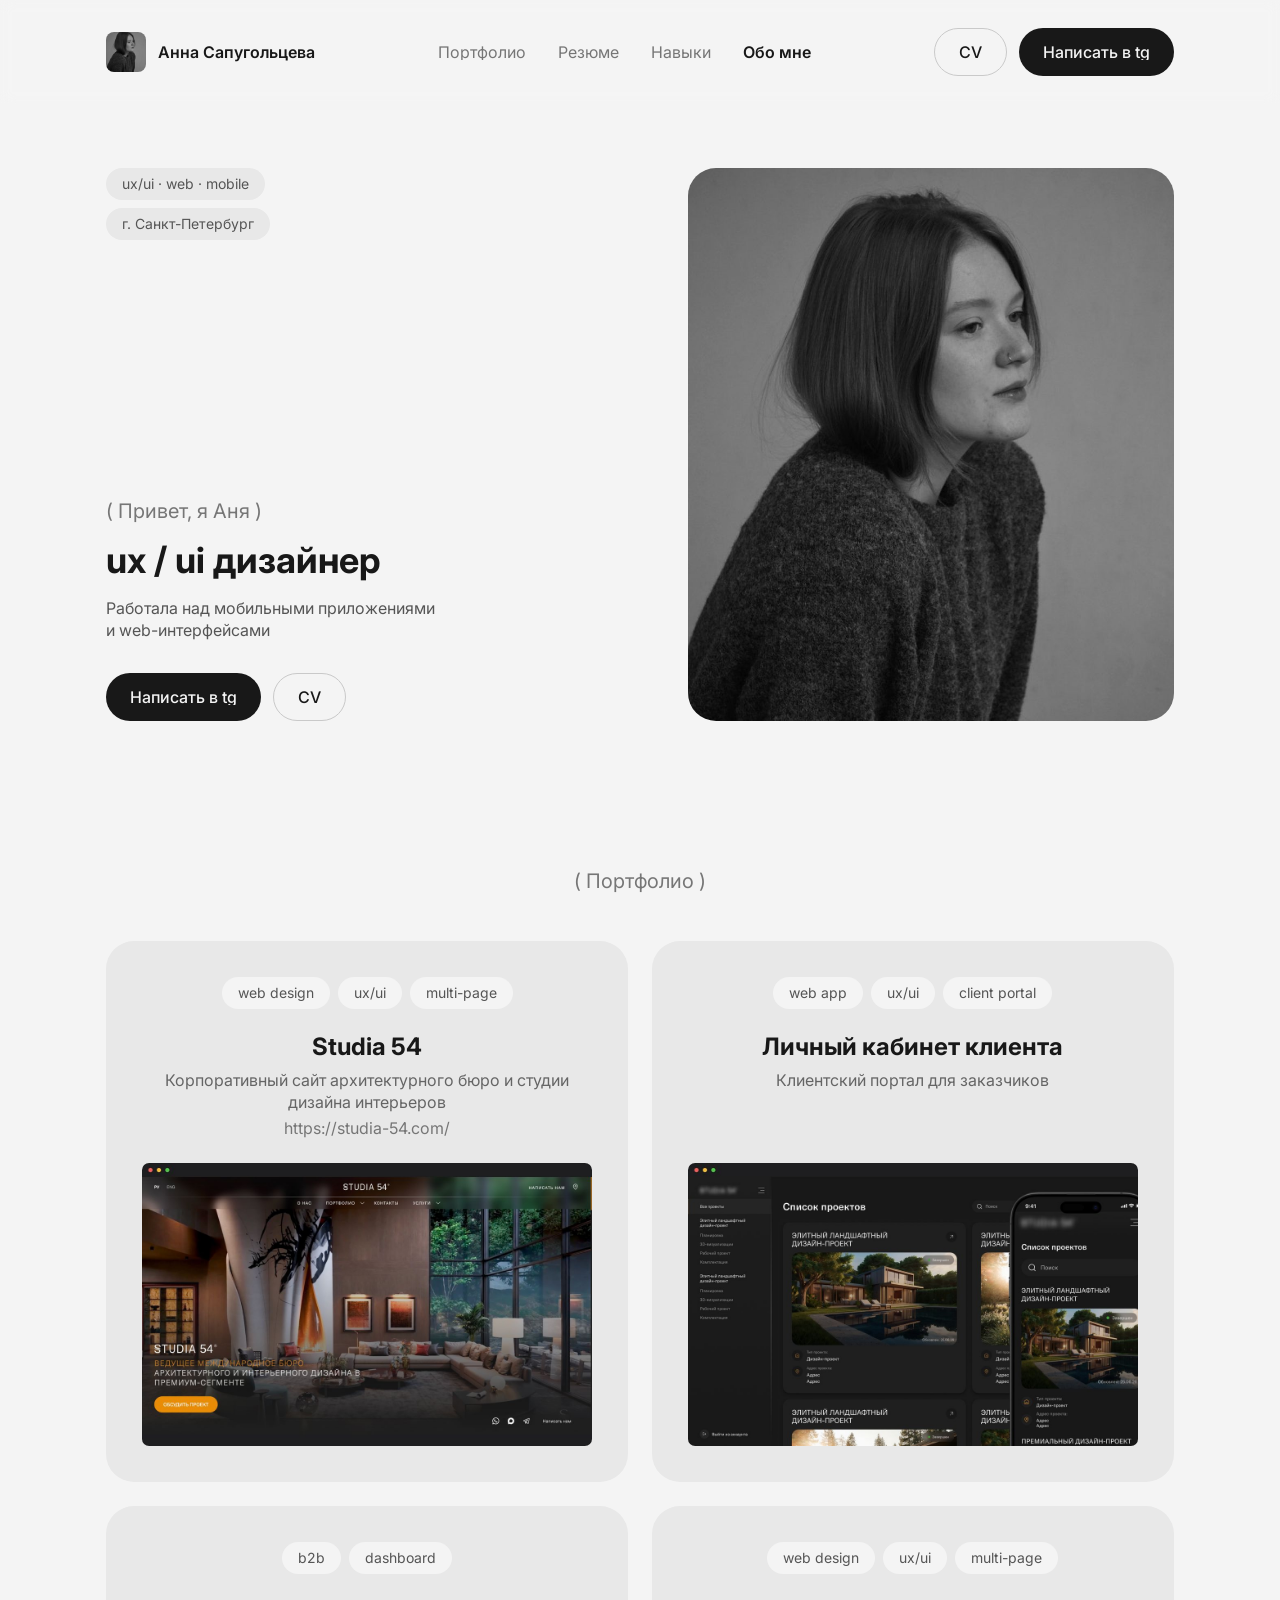
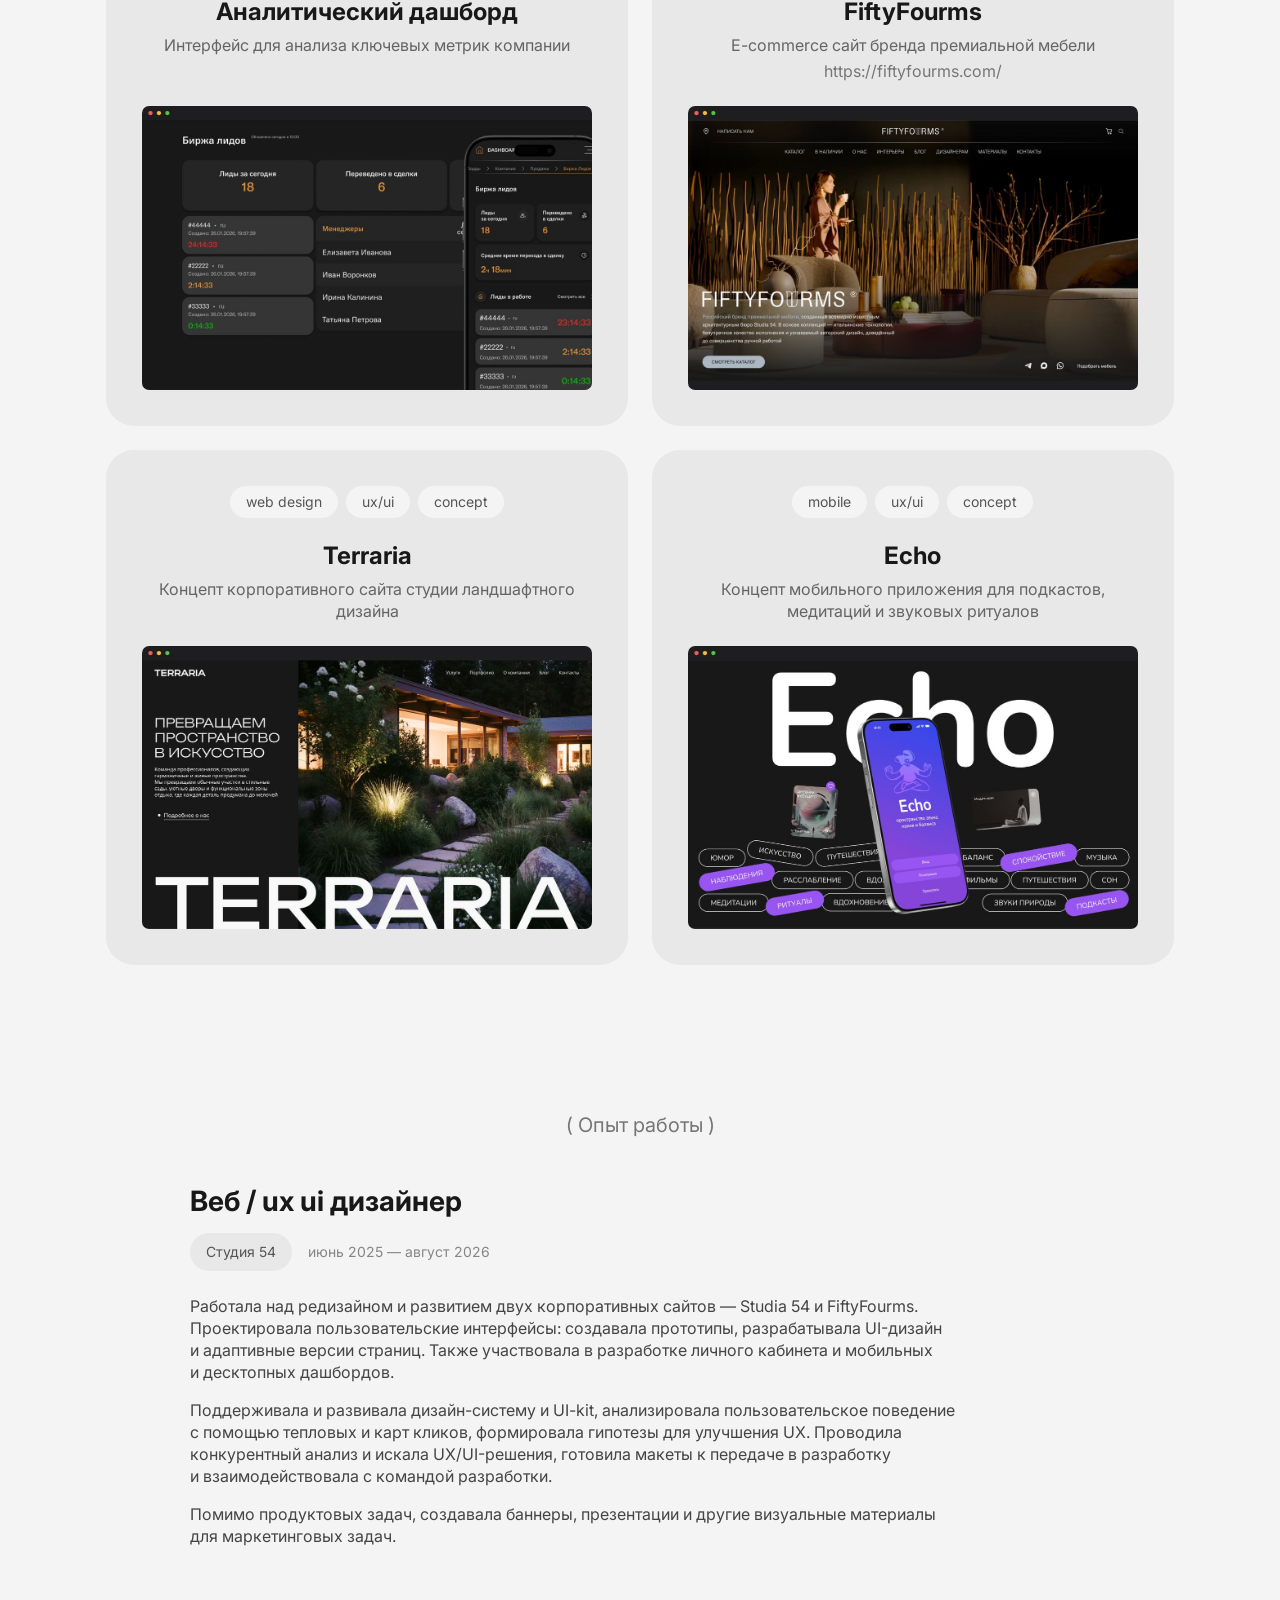
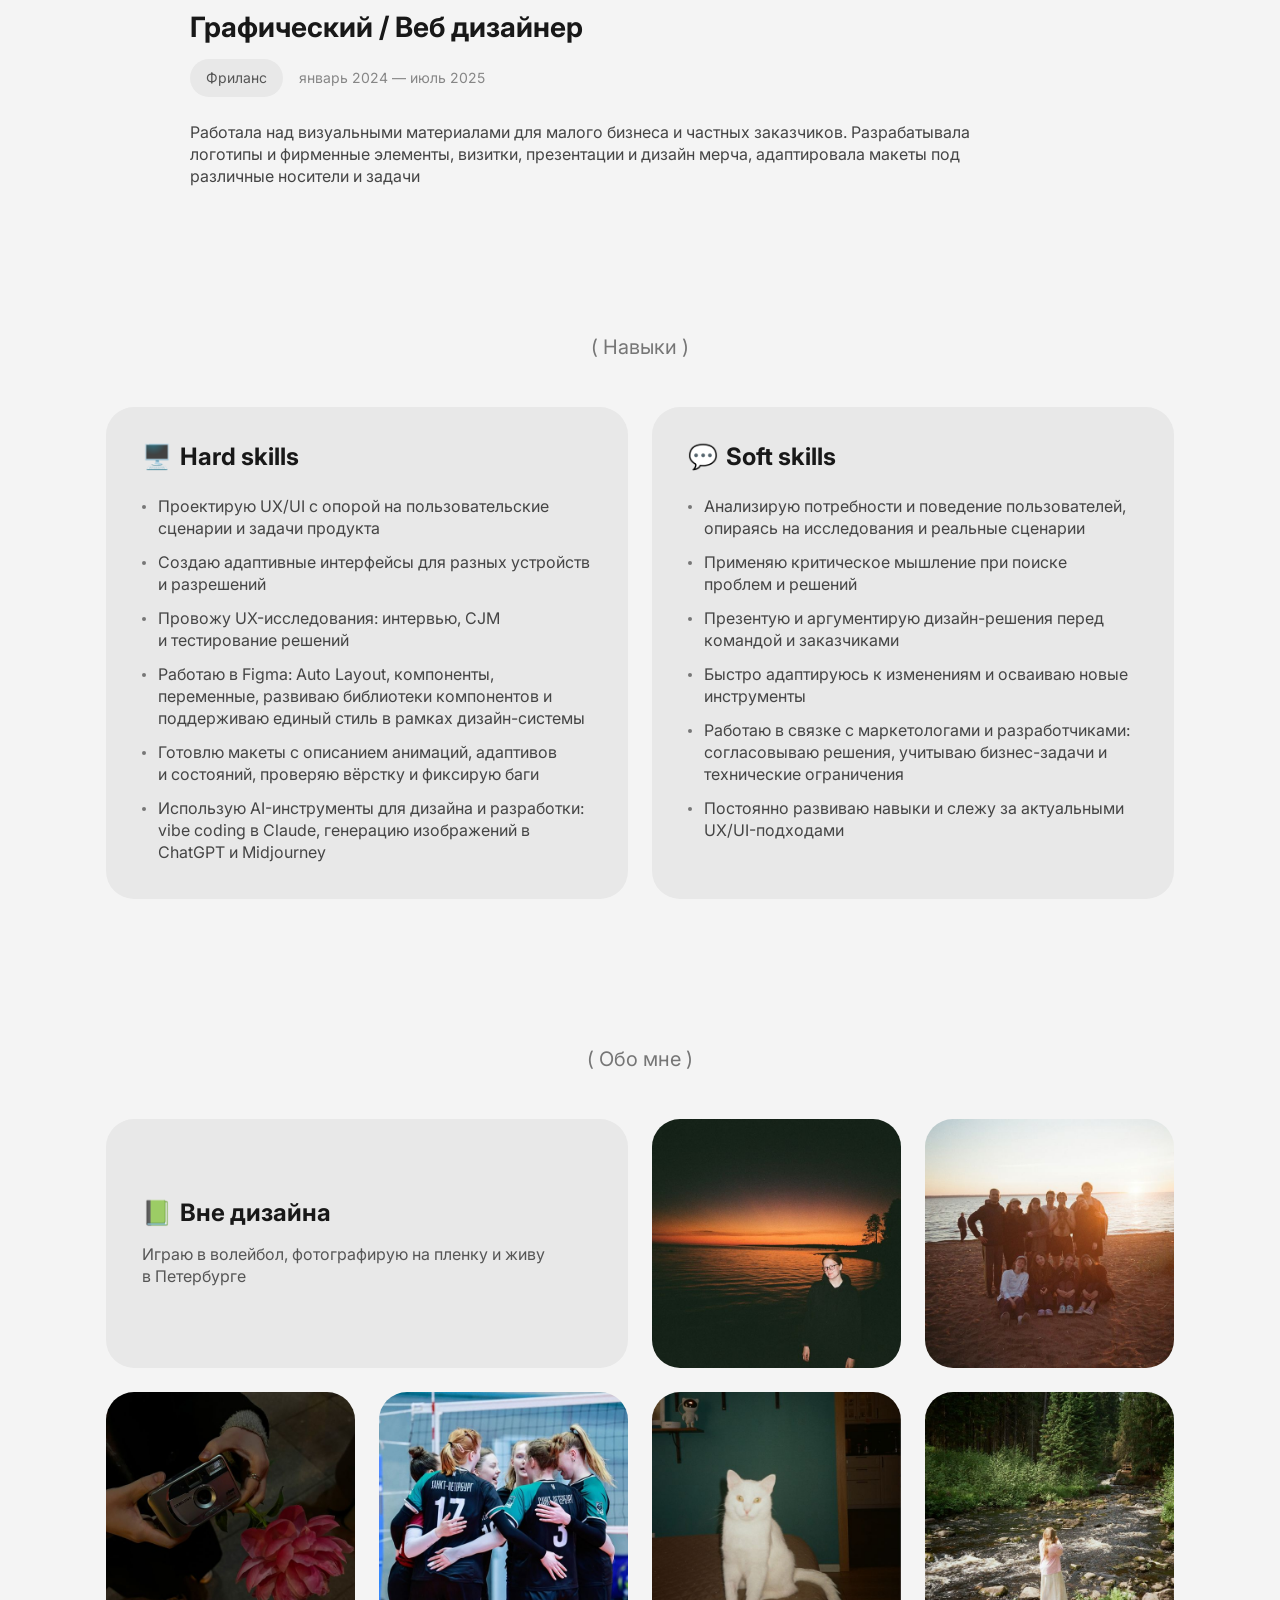
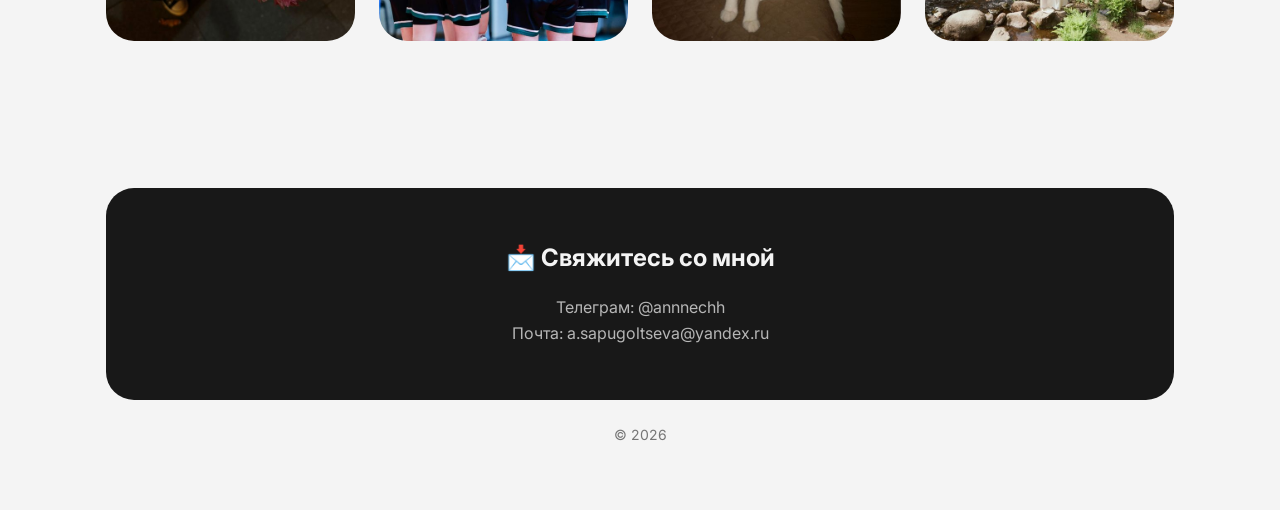
<file: index.html>
<!DOCTYPE html>
<html lang="ru">
<head>
<meta charset="UTF-8">
<meta name="viewport" content="width=device-width, initial-scale=1.0">
<title>Анна Сапугольцева — UX/UI дизайнер</title>
<link rel="preconnect" href="https://fonts.googleapis.com">
<link rel="preconnect" href="https://fonts.gstatic.com" crossorigin>
<link href="https://fonts.googleapis.com/css2?family=Inter:wght@400;500;600;700&display=swap" rel="stylesheet">
<link rel="stylesheet" href="css/tokens.css">
<link rel="stylesheet" href="css/base.css">
<link rel="stylesheet" href="css/components.css">
<link rel="stylesheet" href="css/home.css">
<link rel="icon" href="assets/images/portrait.jpg" type="image/jpeg">
</head>
<body>

<header class="header">
  <div class="container header__inner">
    <a href="index.html" class="header__brand">
      <img class="header__avatar" src="assets/images/portrait.jpg" alt="Анна Сапугольцева">
      <span class="header__name">Анна Сапугольцева</span>
    </a>

    <nav class="header__nav">
      <a href="#portfolio" class="nav-link">Портфолио</a>
      <a href="#experience" class="nav-link">Резюме</a>
      <a href="#skills" class="nav-link">Навыки</a>
      <a href="#about" class="nav-link">Обо мне</a>
    </nav>

    <div class="header__actions">
      <a href="assets/files/Sapugoltseva-CV.pdf" target="_blank" rel="noopener" class="btn btn--outline">CV</a>
      <a href="https://t.me/annnechh" class="btn btn--primary" target="_blank">Написать в tg</a>
    </div>

    <button class="header__burger" data-burger-open aria-label="Открыть меню">
      <svg viewBox="0 0 24 24" fill="none" stroke="currentColor" stroke-width="2" stroke-linecap="round"><line x1="3" y1="6" x2="21" y2="6"/><line x1="3" y1="12" x2="21" y2="12"/><line x1="3" y1="18" x2="21" y2="18"/></svg>
    </button>
  </div>
</header>

<div class="mobile-menu" data-mobile-menu>
  <div class="mobile-menu__top">
    <button class="mobile-menu__close" data-burger-close aria-label="Закрыть меню">
      <svg viewBox="0 0 24 24" fill="none" stroke="currentColor" stroke-width="2" stroke-linecap="round"><line x1="5" y1="5" x2="19" y2="19"/><line x1="19" y1="5" x2="5" y2="19"/></svg>
    </button>
  </div>
  <nav class="mobile-menu__nav">
    <a href="#portfolio" class="nav-link" data-burger-close>Портфолио</a>
    <a href="#experience" class="nav-link" data-burger-close>Резюме</a>
    <a href="#skills" class="nav-link" data-burger-close>Навыки</a>
    <a href="#about" class="nav-link" data-burger-close>Обо мне</a>
  </nav>
  <div class="mobile-menu__actions">
    <a href="https://t.me/annnechh" class="btn btn--primary" target="_blank">Написать в tg</a>
    <a href="assets/files/Sapugoltseva-CV.pdf" target="_blank" rel="noopener" class="btn btn--outline">CV</a>
  </div>
</div>

<main>

  <!-- HERO -->
  <section class="section section--hero container hero">
    <div class="hero__col">
      <div class="hero__badges">
        <span class="badge">ux/ui · web · mobile</span>
        <span class="badge">г. Санкт-Петербург</span>
      </div>

      <div class="hero__body">
        <p class="hero__eyebrow">( Привет, я Аня )</p>
        <h1 class="hero__title">ux / ui дизайнер</h1>
        <p class="hero__subtitle">Работала над мобильными приложениями и web-интерфейсами</p>
        <div class="hero__actions">
          <a href="https://t.me/annnechh" class="btn btn--primary">Написать в tg</a>
          <a href="assets/files/Sapugoltseva-CV.pdf" target="_blank" rel="noopener" class="btn btn--outline">CV</a>
        </div>
      </div>
    </div>

    <div class="hero__image">
      <img src="assets/images/portrait.jpg" alt="Портрет Анны Сапугольцевой">
    </div>
  </section>

  <!-- PORTFOLIO -->
  <section id="portfolio" class="section container">
    <p class="section-label">( Портфолио )</p>

    <div class="portfolio-grid">

      <a href="projects/studia54.html" class="project-card">
        <div class="project-card__content">
<div class="project-card__tags" data-mobile-limit>
          <span class="badge">web design</span>
          <span class="badge">ux/ui</span>
          <span class="badge tag--extra">multi-page</span>
        </div>
        <h3 class="project-card__title">Studia 54</h3>
        <p class="project-card__desc">Корпоративный сайт архитектурного бюро и студии дизайна интерьеров</p>
        <p class="project-card__link">https://studia-54.com/</p>
        </div>
        <div class="project-card__media">
          <img src="assets/images/proj-studia54.jpg" alt="Превью проекта Studia 54">
        </div>
      </a>

      <a href="projects/cabinet.html" class="project-card">
        <div class="project-card__content">
<div class="project-card__tags">
          <span class="badge">web app</span>
          <span class="badge">ux/ui</span>
          <span class="badge tag--extra">client portal</span>
        </div>
        <h3 class="project-card__title">Личный кабинет клиента</h3>
        <p class="project-card__desc">Клиентский портал для заказчиков</p>
        </div>
        <div class="project-card__media">
          <img src="assets/images/proj-cabinet.jpg" alt="Превью проекта Личный кабинет клиента">
        </div>
      </a>

      <a href="projects/dashboard.html" class="project-card">
        <div class="project-card__content">
<div class="project-card__tags">
          <span class="badge">b2b</span>
          <span class="badge">dashboard</span>
        </div>
        <h3 class="project-card__title">Аналитический дашборд</h3>
        <p class="project-card__desc">Интерфейс для анализа ключевых метрик компании</p>
        </div>
        <div class="project-card__media">
          <img src="assets/images/proj-dashboard.jpg" alt="Превью проекта Аналитический дашборд">
        </div>
      </a>

      <a href="projects/fiftyfourms.html" class="project-card">
        <div class="project-card__content">
<div class="project-card__tags" data-mobile-limit>
          <span class="badge">web design</span>
          <span class="badge">ux/ui</span>
          <span class="badge tag--extra">multi-page</span>
        </div>
        <h3 class="project-card__title">FiftyFourms</h3>
        <p class="project-card__desc">E-commerce сайт бренда премиальной мебели</p>
        <p class="project-card__link">https://fiftyfourms.com/</p>
        </div>
        <div class="project-card__media">
          <img src="assets/images/proj-fiftyfourms.jpg" alt="Превью проекта FiftyFourms">
        </div>
      </a>

      <a href="projects/terraria.html" class="project-card">
        <div class="project-card__content">
<div class="project-card__tags">
          <span class="badge">web design</span>
          <span class="badge">ux/ui</span>
          <span class="badge tag--extra">concept</span>
        </div>
        <h3 class="project-card__title">Terraria</h3>
        <p class="project-card__desc">Концепт корпоративного сайта студии ландшафтного дизайна</p>
        </div>
        <div class="project-card__media">
          <img src="assets/images/proj-terraria.jpg" alt="Превью проекта Terraria">
        </div>
      </a>

      <a href="projects/echo.html" class="project-card">
        <div class="project-card__content">
<div class="project-card__tags" data-mobile-limit>
          <span class="badge">mobile</span>
          <span class="badge">ux/ui</span>
          <span class="badge tag--extra">concept</span>
        </div>
        <h3 class="project-card__title">Echo</h3>
        <p class="project-card__desc">Концепт мобильного приложения для подкастов, медитаций и звуковых ритуалов</p>
        </div>
        <div class="project-card__media">
          <img src="assets/images/proj-echo.jpg" alt="Превью проекта Echo">
        </div>
      </a>

    </div>
  </section>

  <!-- EXPERIENCE -->
  <section id="experience" class="section container">
    <p class="section-label">( Опыт работы )</p>

    <div class="experience-list">

      <article class="experience-item">
        <h3 class="experience-item__title">Веб / ux ui дизайнер</h3>
        <div class="experience-item__meta">
          <span class="experience-item__company">Студия 54</span>
          <span class="experience-item__dates">июнь 2025 — август 2026</span>
        </div>
        <div class="experience-item__body">
          <p>Работала над редизайном и развитием двух корпоративных сайтов — Studia 54 и FiftyFourms. Проектировала пользовательские интерфейсы: создавала прототипы, разрабатывала UI-дизайн и адаптивные версии страниц. Также участвовала в разработке личного кабинета и мобильных и десктопных дашбордов.</p>
          <p>Поддерживала и развивала дизайн-систему и UI-kit, анализировала пользовательское поведение с помощью тепловых и карт кликов, формировала гипотезы для улучшения UX. Проводила конкурентный анализ и искала UX/UI-решения, готовила макеты к передаче в разработку и взаимодействовала с командой разработки.</p>
          <p>Помимо продуктовых задач, создавала баннеры, презентации и другие визуальные материалы для маркетинговых задач.</p>
        </div>
      </article>

      <article class="experience-item">
        <h3 class="experience-item__title">Графический / Веб дизайнер</h3>
        <div class="experience-item__meta">
          <span class="experience-item__company">Фриланс</span>
          <span class="experience-item__dates">январь 2024 — июль 2025</span>
        </div>
        <div class="experience-item__body">
          <p>Работала над визуальными материалами для малого бизнеса и частных заказчиков. Разрабатывала логотипы и фирменные элементы, визитки, презентации и дизайн мерча, адаптировала макеты под различные носители и задачи</p>
        </div>
      </article>

    </div>
  </section>

  <!-- SKILLS -->
  <section id="skills" class="section container">
    <p class="section-label">( Навыки )</p>

    <div class="skills-grid">
      <div class="surface-card">
        <h3 class="skills-card__title"><span>🖥️</span> Hard skills</h3>
        <ul class="skills-card__list">
          <li>Проектирую UX/UI с опорой на пользовательские сценарии и задачи продукта</li>
          <li>Создаю адаптивные интерфейсы для разных устройств и разрешений</li>
          <li>Провожу UX-исследования: интервью, CJM и тестирование решений</li>
          <li>Работаю в Figma: Auto Layout, компоненты, переменные, развиваю библиотеки компонентов и поддерживаю единый стиль в рамках дизайн-системы</li>
          <li>Готовлю макеты с описанием анимаций, адаптивов и состояний, проверяю вёрстку и фиксирую баги</li>
          <li>Использую AI-инструменты для дизайна и разработки: vibe coding в Claude, генерацию изображений в ChatGPT и Midjourney</li>
        </ul>
      </div>

      <div class="surface-card">
        <h3 class="skills-card__title"><span>💬</span> Soft skills</h3>
        <ul class="skills-card__list">
          <li>Анализирую потребности и поведение пользователей, опираясь на исследования и реальные сценарии</li>
          <li>Применяю критическое мышление при поиске проблем и решений</li>
          <li>Презентую и аргументирую дизайн-решения перед командой и заказчиками</li>
          <li>Быстро адаптируюсь к изменениям и осваиваю новые инструменты</li>
          <li>Работаю в связке с маркетологами и разработчиками: согласовываю решения, учитываю бизнес-задачи и технические ограничения</li>
          <li>Постоянно развиваю навыки и слежу за актуальными UX/UI-подходами</li>
        </ul>
      </div>
    </div>
  </section>

  <!-- ABOUT -->
  <section id="about" class="section container">
    <p class="section-label">( Обо мне )</p>

    <div class="about-grid">
      <div class="about-grid__text">
        <div class="surface-card">
          <h3 class="about-grid__title"><span>📗</span> Вне дизайна</h3>
          <p class="about-grid__desc">Играю в волейбол, фотографирую на пленку и живу в Петербурге</p>
        </div>
      </div>

      <div class="media media--sunset">
        <img src="assets/images/about-sunset.jpg" alt="Закат на берегу озера">
      </div>
      <div class="media media--beach media--hidden-mobile">
        <img src="assets/images/about-beach-group.jpg" alt="Друзья на пляже на закате">
      </div>

      <div class="media media--camera">
        <img src="assets/images/about-camera.jpg" alt="Плёночный фотоаппарат и цветок">
      </div>
      <div class="media media--volleyball">
        <img src="assets/images/about-volleyball.jpg" alt="Волейбольная команда">
      </div>
      <div class="media media--cat media--hidden-mobile">
        <img src="assets/images/about-cat.jpg" alt="Белый кот">
      </div>
      <div class="media media--forest">
        <img src="assets/images/about-forest.jpg" alt="Прогулка у лесной реки">
      </div>
    </div>
  </section>

</main>

<footer class="site-footer container">
  <div class="footer-card">
    <h2 class="footer-card__title">📩 Свяжитесь со мной</h2>
    <p class="footer-card__row">Телеграм: <a href="https://t.me/annnechh" target="_blank">@annnechh</a></p>
    <p class="footer-card__row">Почта: <a href="mailto:a.sapugoltseva@yandex.ru">a.sapugoltseva@yandex.ru</a></p>
  </div>
  <p class="site-footer__copy">© 2026</p>
</footer>

<button class="scroll-top" data-scroll-top aria-label="Наверх">
  <svg viewBox="0 0 24 24" fill="none" stroke="white" stroke-width="2" stroke-linecap="round" stroke-linejoin="round"><polyline points="6 15 12 9 18 15"/></svg>
</button>

<script src="js/main.js"></script>
</body>
</html>
</file>
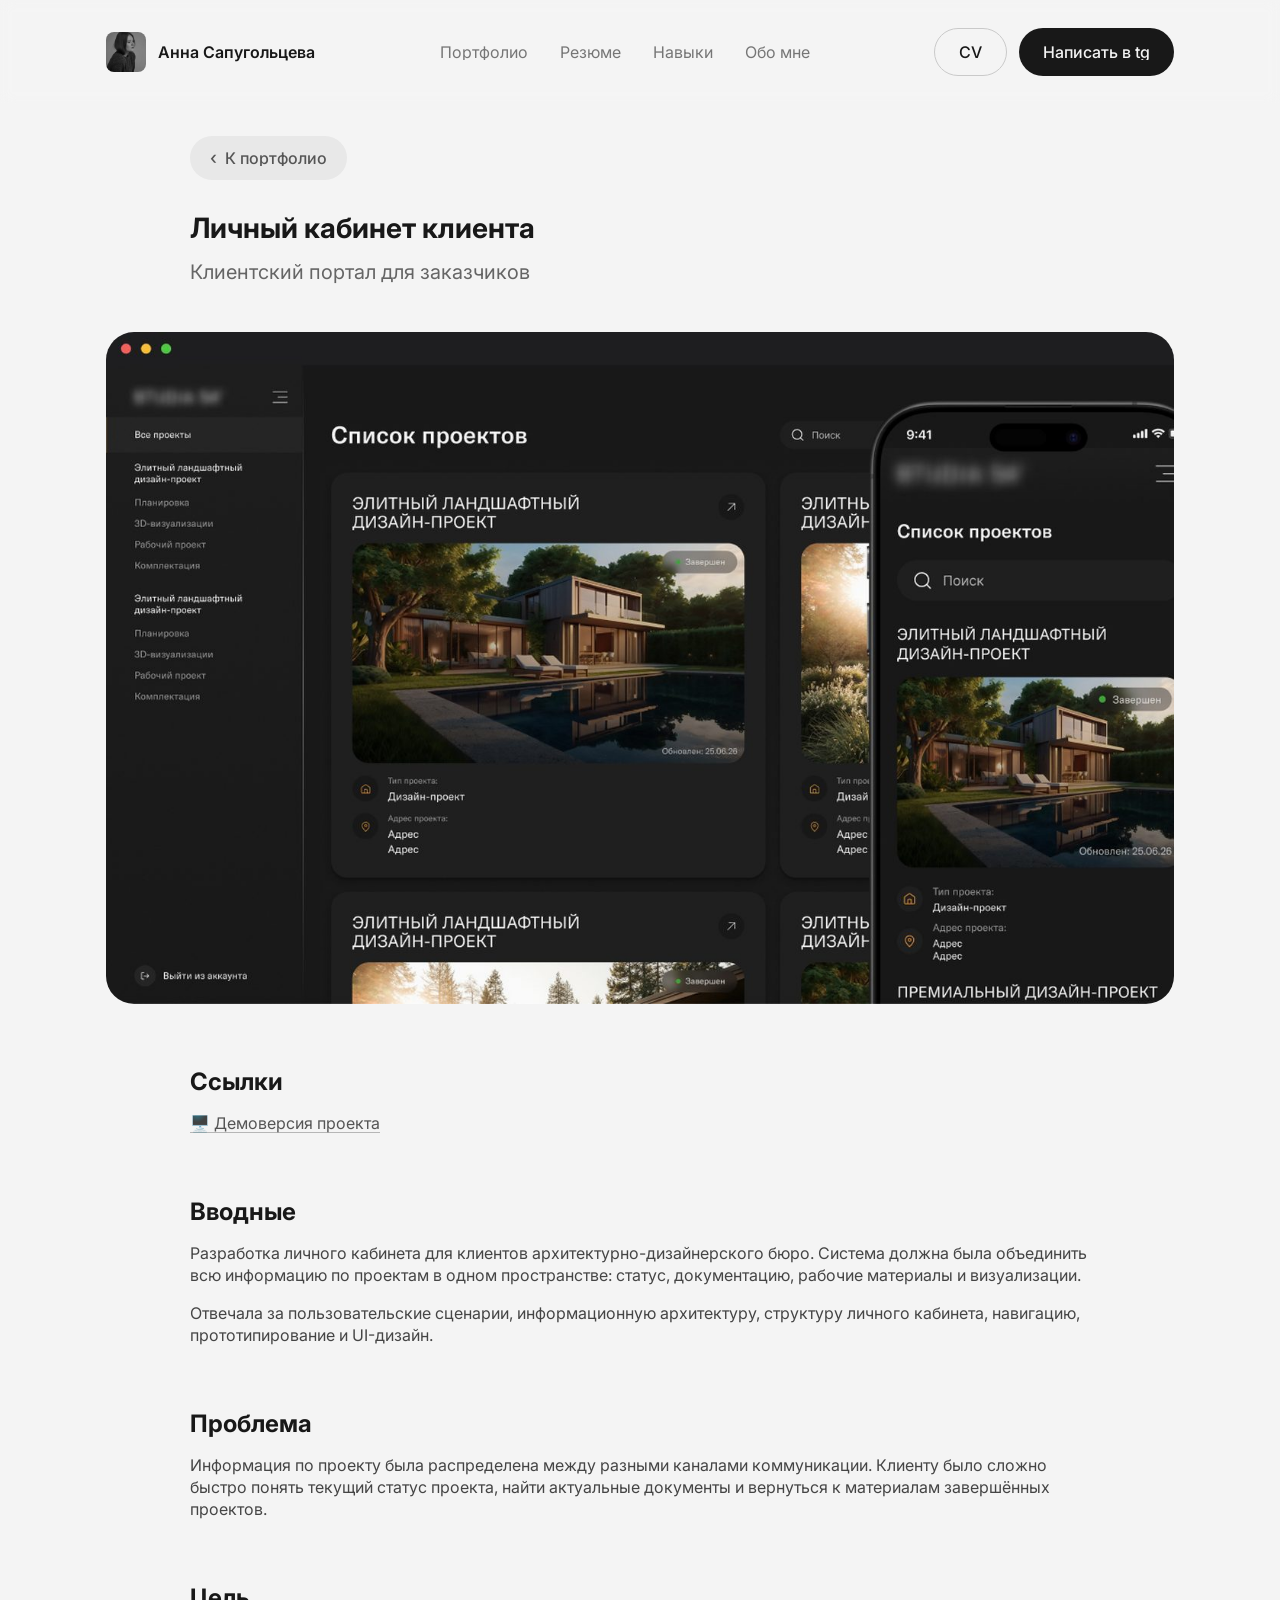
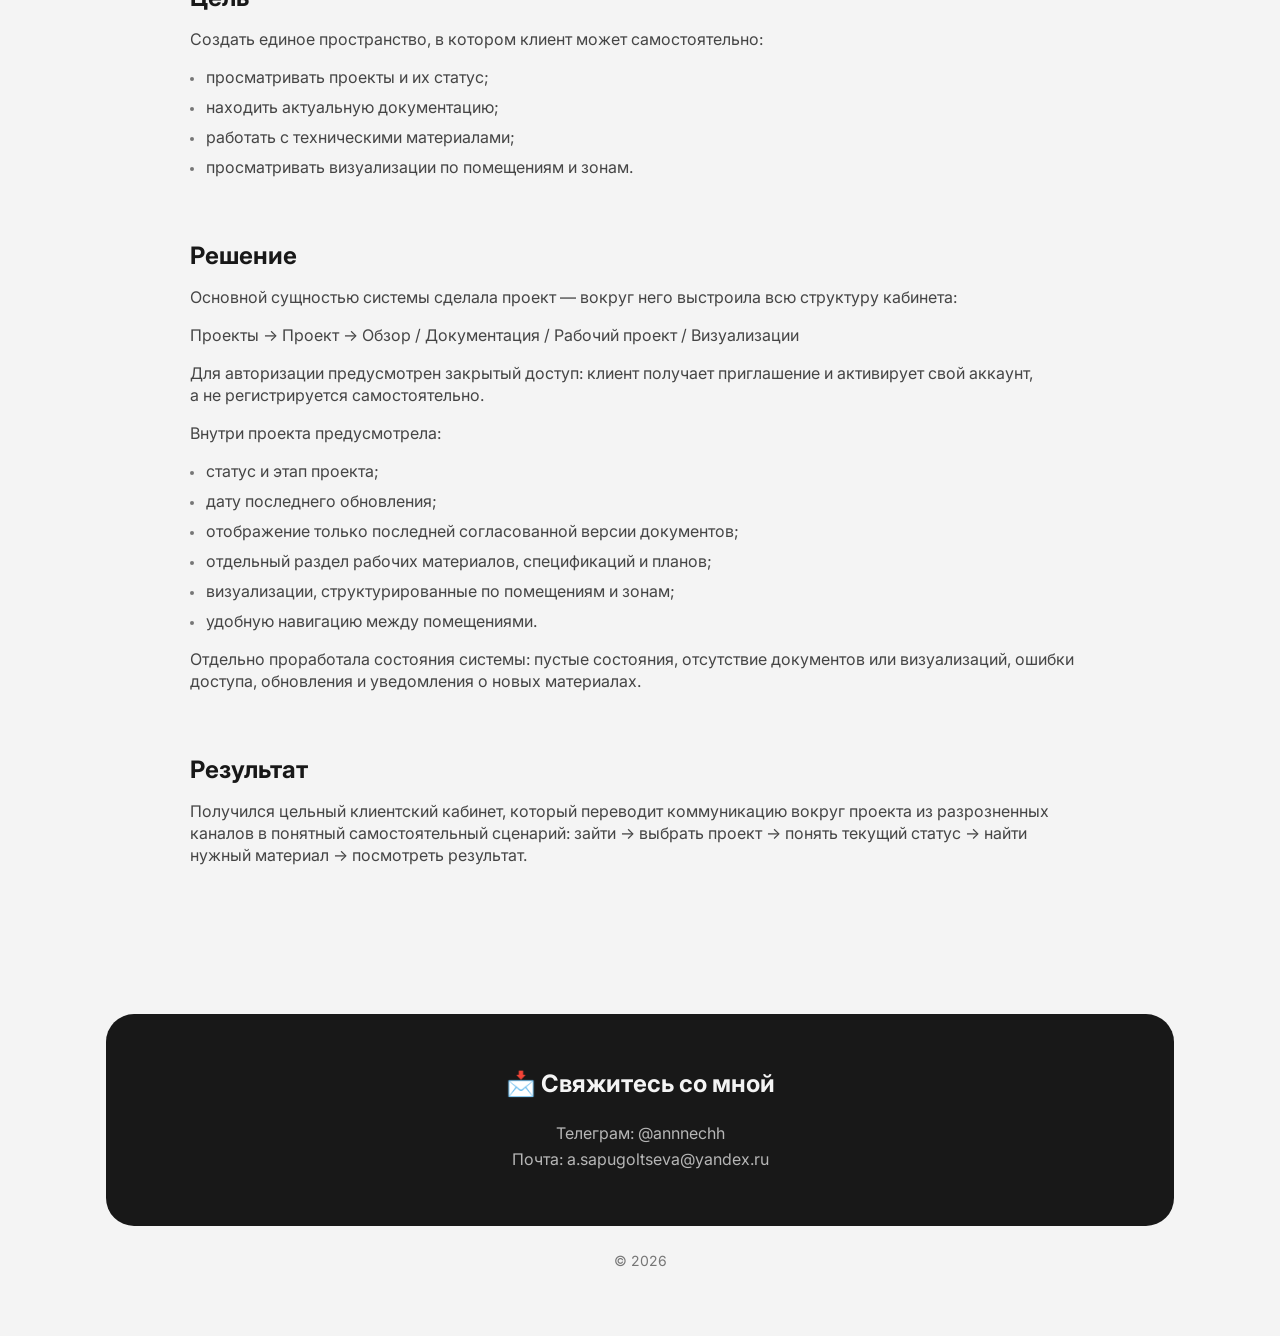
<file: projects/cabinet.html>
<!DOCTYPE html>
<html lang="ru">
<head>
<meta charset="UTF-8">
<meta name="viewport" content="width=device-width, initial-scale=1.0">
<title>Личный кабинет клиента — Анна Сапугольцева</title>
<link rel="preconnect" href="https://fonts.googleapis.com">
<link rel="preconnect" href="https://fonts.gstatic.com" crossorigin>
<link href="https://fonts.googleapis.com/css2?family=Inter:wght@400;500;600;700&display=swap" rel="stylesheet">
<link rel="stylesheet" href="../css/tokens.css">
<link rel="stylesheet" href="../css/base.css">
<link rel="stylesheet" href="../css/components.css">
<link rel="stylesheet" href="../css/project.css">
</head>
<body>

<header class="header">
  <div class="container header__inner">
    <a href="../index.html" class="header__brand">
      <img class="header__avatar" src="../assets/images/portrait.jpg" alt="Анна Сапугольцева">
      <span class="header__name">Анна Сапугольцева</span>
    </a>

    <nav class="header__nav">
      <a href="../index.html#portfolio" class="nav-link">Портфолио</a>
      <a href="../index.html#experience" class="nav-link">Резюме</a>
      <a href="../index.html#skills" class="nav-link">Навыки</a>
      <a href="../index.html#about" class="nav-link">Обо мне</a>
    </nav>

    <div class="header__actions">
      <a href="../assets/files/Sapugoltseva-CV.pdf" target="_blank" rel="noopener" class="btn btn--outline">CV</a>
      <a href="https://t.me/annnechh" class="btn btn--primary" target="_blank">Написать в tg</a>
    </div>

    <button class="header__burger" data-burger-open aria-label="Открыть меню">
      <svg viewBox="0 0 24 24" fill="none" stroke="currentColor" stroke-width="2" stroke-linecap="round"><line x1="3" y1="6" x2="21" y2="6"/><line x1="3" y1="12" x2="21" y2="12"/><line x1="3" y1="18" x2="21" y2="18"/></svg>
    </button>
  </div>
</header>

<div class="mobile-menu" data-mobile-menu>
  <div class="mobile-menu__top">
    <button class="mobile-menu__close" data-burger-close aria-label="Закрыть меню">
      <svg viewBox="0 0 24 24" fill="none" stroke="currentColor" stroke-width="2" stroke-linecap="round"><line x1="5" y1="5" x2="19" y2="19"/><line x1="19" y1="5" x2="5" y2="19"/></svg>
    </button>
  </div>
  <nav class="mobile-menu__nav">
    <a href="../index.html#portfolio" class="nav-link">Портфолио</a>
    <a href="../index.html#experience" class="nav-link">Резюме</a>
    <a href="../index.html#skills" class="nav-link">Навыки</a>
    <a href="../index.html#about" class="nav-link">Обо мне</a>
  </nav>
  <div class="mobile-menu__actions">
    <a href="https://t.me/annnechh" class="btn btn--primary" target="_blank">Написать в tg</a>
    <a href="../assets/files/Sapugoltseva-CV.pdf" target="_blank" rel="noopener" class="btn btn--outline">CV</a>
  </div>
</div>

<main>
  <section class="section project-hero container">
    <div class="content-narrow">
      <a href="../index.html#portfolio" class="btn btn--back"><span class="btn__icon">&lsaquo;</span> К портфолио</a>

      <h1 class="project-hero__title">Личный кабинет клиента</h1>
      <p class="project-hero__desc">Клиентский портал для заказчиков</p>

    </div>

    <div class="project-hero__media">
      <img src="../assets/images/proj-cabinet-hero.jpg" alt="Превью проекта Личный кабинет клиента">
    </div>
  </section>

  <section class="project-content container">
    <div class="project-body content-narrow">
      <div class="project-block">
        <h2 class="project-block__title">Ссылки</h2>
        <div class="project-links">
          <a href="https://www.figma.com/design/nWoVKx4mz9l7ccIenGUACo/%D0%9B%D0%B8%D1%87%D0%BD%D1%8B%D0%B9-%D0%BA%D0%B0%D0%B1%D0%B8%D0%BD%D0%B5%D1%82-%D0%BA%D0%BB%D0%B8%D0%B5%D0%BD%D1%82%D0%B0?node-id=13-3912&t=YD3MtF8w8SvqkOoT-1" target="_blank">🖥️ Демоверсия проекта</a>
        </div>
      </div>
      <div class="project-block">
        <h2 class="project-block__title">Вводные</h2>
        <div class="project-block__text">
          <p>Разработка личного кабинета для клиентов архитектурно-дизайнерского бюро. Система должна была объединить всю информацию по проектам в одном пространстве: статус, документацию, рабочие материалы и визуализации.</p>
          <p>Отвечала за пользовательские сценарии, информационную архитектуру, структуру личного кабинета, навигацию, прототипирование и UI-дизайн.</p>
        </div>
      </div>
      <div class="project-block">
        <h2 class="project-block__title">Проблема</h2>
        <div class="project-block__text">
          <p>Информация по проекту была распределена между разными каналами коммуникации. Клиенту было сложно быстро понять текущий статус проекта, найти актуальные документы и вернуться к материалам завершённых проектов.</p>
        </div>
      </div>
      <div class="project-block">
        <h2 class="project-block__title">Цель</h2>
        <div class="project-block__text">
          <p>Создать единое пространство, в котором клиент может самостоятельно:</p>
          <ul class="project-block__list">
            <li>просматривать проекты и их статус;</li>
            <li>находить актуальную документацию;</li>
            <li>работать с техническими материалами;</li>
            <li>просматривать визуализации по помещениям и зонам.</li>
          </ul>
        </div>
      </div>
      <div class="project-block">
        <h2 class="project-block__title">Решение</h2>
        <div class="project-block__text">
          <p>Основной сущностью системы сделала проект — вокруг него выстроила всю структуру кабинета:</p>
          <p>Проекты → Проект → Обзор / Документация / Рабочий проект / Визуализации</p>
          <p>Для авторизации предусмотрен закрытый доступ: клиент получает приглашение и активирует свой аккаунт, а не регистрируется самостоятельно.</p>
          <p>Внутри проекта предусмотрела:</p>
          <ul class="project-block__list">
            <li>статус и этап проекта;</li>
            <li>дату последнего обновления;</li>
            <li>отображение только последней согласованной версии документов;</li>
            <li>отдельный раздел рабочих материалов, спецификаций и планов;</li>
            <li>визуализации, структурированные по помещениям и зонам;</li>
            <li>удобную навигацию между помещениями.</li>
          </ul>
          <p>Отдельно проработала состояния системы: пустые состояния, отсутствие документов или визуализаций, ошибки доступа, обновления и уведомления о новых материалах.</p>
        </div>
      </div>
      <div class="project-block">
        <h2 class="project-block__title">Результат</h2>
        <div class="project-block__text">
          <p>Получился цельный клиентский кабинет, который переводит коммуникацию вокруг проекта из разрозненных каналов в понятный самостоятельный сценарий: зайти → выбрать проект → понять текущий статус → найти нужный материал → посмотреть результат.</p>
        </div>
      </div>

    </div>
  </section>
</main>

<footer class="site-footer container">
  <div class="footer-card">
    <h2 class="footer-card__title">📩 Свяжитесь со мной</h2>
    <p class="footer-card__row">Телеграм: <a href="https://t.me/annnechh" target="_blank">@annnechh</a></p>
    <p class="footer-card__row">Почта: <a href="mailto:a.sapugoltseva@yandex.ru">a.sapugoltseva@yandex.ru</a></p>
  </div>
  <p class="site-footer__copy">© 2026</p>
</footer>

<button class="scroll-top" data-scroll-top aria-label="Наверх">
  <svg viewBox="0 0 24 24" fill="none" stroke="white" stroke-width="2" stroke-linecap="round" stroke-linejoin="round"><polyline points="6 15 12 9 18 15"/></svg>
</button>

<script src="../js/main.js"></script>
</body>
</html>
</file>
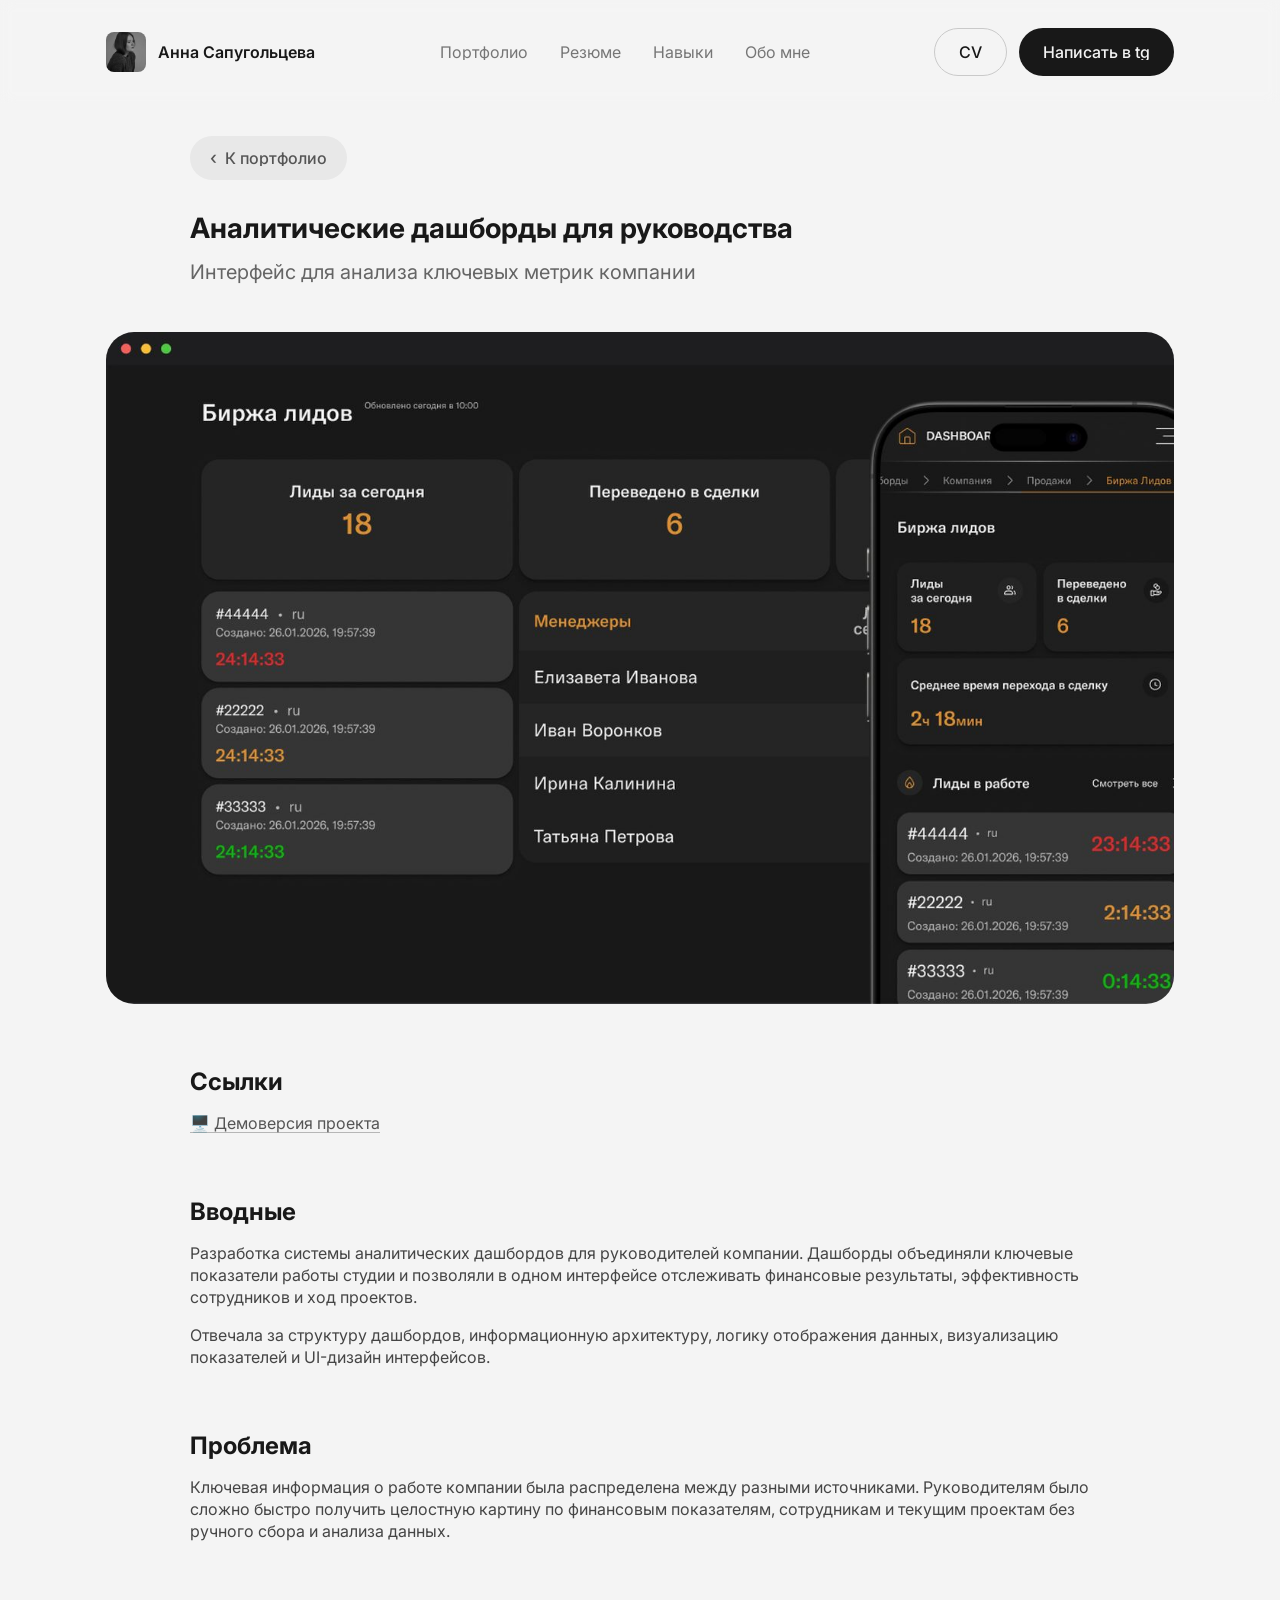
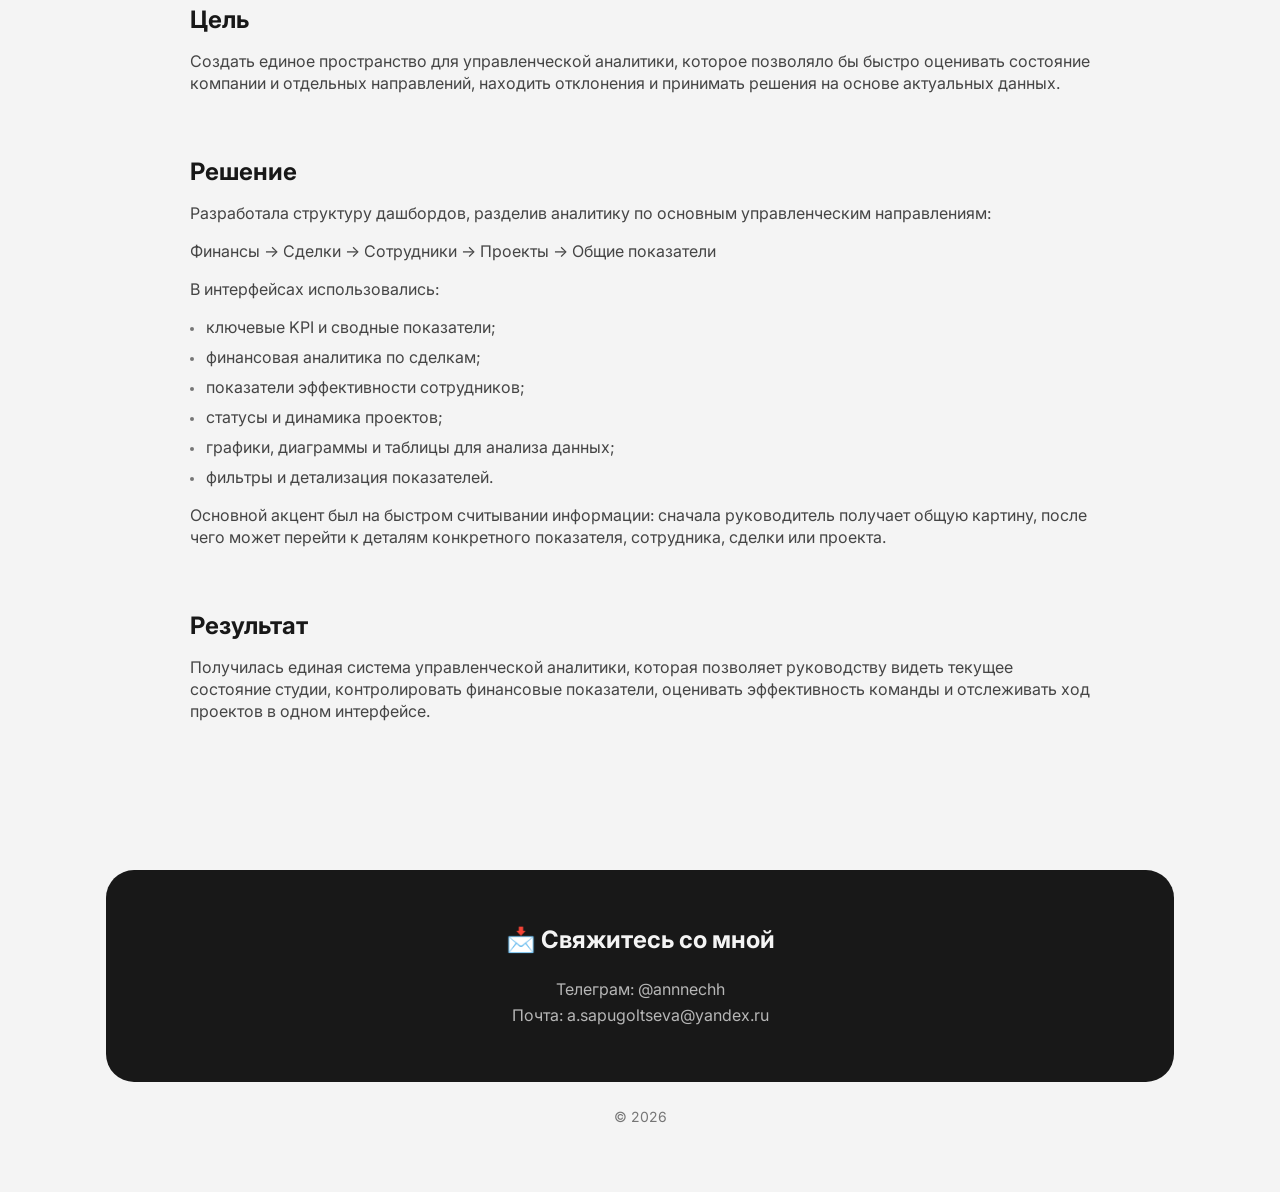
<file: projects/dashboard.html>
<!DOCTYPE html>
<html lang="ru">
<head>
<meta charset="UTF-8">
<meta name="viewport" content="width=device-width, initial-scale=1.0">
<title>Аналитические дашборды для руководства — Анна Сапугольцева</title>
<link rel="preconnect" href="https://fonts.googleapis.com">
<link rel="preconnect" href="https://fonts.gstatic.com" crossorigin>
<link href="https://fonts.googleapis.com/css2?family=Inter:wght@400;500;600;700&display=swap" rel="stylesheet">
<link rel="stylesheet" href="../css/tokens.css">
<link rel="stylesheet" href="../css/base.css">
<link rel="stylesheet" href="../css/components.css">
<link rel="stylesheet" href="../css/project.css">
</head>
<body>

<header class="header">
  <div class="container header__inner">
    <a href="../index.html" class="header__brand">
      <img class="header__avatar" src="../assets/images/portrait.jpg" alt="Анна Сапугольцева">
      <span class="header__name">Анна Сапугольцева</span>
    </a>

    <nav class="header__nav">
      <a href="../index.html#portfolio" class="nav-link">Портфолио</a>
      <a href="../index.html#experience" class="nav-link">Резюме</a>
      <a href="../index.html#skills" class="nav-link">Навыки</a>
      <a href="../index.html#about" class="nav-link">Обо мне</a>
    </nav>

    <div class="header__actions">
      <a href="../assets/files/Sapugoltseva-CV.pdf" target="_blank" rel="noopener" class="btn btn--outline">CV</a>
      <a href="https://t.me/annnechh" class="btn btn--primary" target="_blank">Написать в tg</a>
    </div>

    <button class="header__burger" data-burger-open aria-label="Открыть меню">
      <svg viewBox="0 0 24 24" fill="none" stroke="currentColor" stroke-width="2" stroke-linecap="round"><line x1="3" y1="6" x2="21" y2="6"/><line x1="3" y1="12" x2="21" y2="12"/><line x1="3" y1="18" x2="21" y2="18"/></svg>
    </button>
  </div>
</header>

<div class="mobile-menu" data-mobile-menu>
  <div class="mobile-menu__top">
    <button class="mobile-menu__close" data-burger-close aria-label="Закрыть меню">
      <svg viewBox="0 0 24 24" fill="none" stroke="currentColor" stroke-width="2" stroke-linecap="round"><line x1="5" y1="5" x2="19" y2="19"/><line x1="19" y1="5" x2="5" y2="19"/></svg>
    </button>
  </div>
  <nav class="mobile-menu__nav">
    <a href="../index.html#portfolio" class="nav-link">Портфолио</a>
    <a href="../index.html#experience" class="nav-link">Резюме</a>
    <a href="../index.html#skills" class="nav-link">Навыки</a>
    <a href="../index.html#about" class="nav-link">Обо мне</a>
  </nav>
  <div class="mobile-menu__actions">
    <a href="https://t.me/annnechh" class="btn btn--primary" target="_blank">Написать в tg</a>
    <a href="../assets/files/Sapugoltseva-CV.pdf" target="_blank" rel="noopener" class="btn btn--outline">CV</a>
  </div>
</div>

<main>
  <section class="section project-hero container">
    <div class="content-narrow">
      <a href="../index.html#portfolio" class="btn btn--back"><span class="btn__icon">&lsaquo;</span> К портфолио</a>

      <h1 class="project-hero__title">Аналитические дашборды для руководства</h1>
      <p class="project-hero__desc">Интерфейс для анализа ключевых метрик компании</p>

    </div>

    <div class="project-hero__media">
      <img src="../assets/images/proj-dashboard-hero.jpg" alt="Превью проекта Аналитические дашборды для руководства">
    </div>
  </section>

  <section class="project-content container">
    <div class="project-body content-narrow">
      <div class="project-block">
        <h2 class="project-block__title">Ссылки</h2>
        <div class="project-links">
         <a href="https://www.figma.com/design/4zFe7lbngQeVoWG4ny1zS0/Dashboards?node-id=13-3912&t=2X9IWDyyxL3w83VI-1" target="_blank">🖥️ Демоверсия проекта</a>
        </div>
      </div>
      <div class="project-block">
        <h2 class="project-block__title">Вводные</h2>
        <div class="project-block__text">
          <p>Разработка системы аналитических дашбордов для руководителей компании. Дашборды объединяли ключевые показатели работы студии и позволяли в одном интерфейсе отслеживать финансовые результаты, эффективность сотрудников и ход проектов.</p>
          <p>Отвечала за структуру дашбордов, информационную архитектуру, логику отображения данных, визуализацию показателей и UI-дизайн интерфейсов.</p>
        </div>
      </div>
      <div class="project-block">
        <h2 class="project-block__title">Проблема</h2>
        <div class="project-block__text">
          <p>Ключевая информация о работе компании была распределена между разными источниками. Руководителям было сложно быстро получить целостную картину по финансовым показателям, сотрудникам и текущим проектам без ручного сбора и анализа данных.</p>
        </div>
      </div>
      <div class="project-block">
        <h2 class="project-block__title">Цель</h2>
        <div class="project-block__text">
          <p>Создать единое пространство для управленческой аналитики, которое позволяло бы быстро оценивать состояние компании и отдельных направлений, находить отклонения и принимать решения на основе актуальных данных.</p>
        </div>
      </div>
      <div class="project-block">
        <h2 class="project-block__title">Решение</h2>
        <div class="project-block__text">
          <p>Разработала структуру дашбордов, разделив аналитику по основным управленческим направлениям:</p>
          <p>Финансы → Сделки → Сотрудники → Проекты → Общие показатели</p>
          <p>В интерфейсах использовались:</p>
          <ul class="project-block__list">
            <li>ключевые KPI и сводные показатели;</li>
            <li>финансовая аналитика по сделкам;</li>
            <li>показатели эффективности сотрудников;</li>
            <li>статусы и динамика проектов;</li>
            <li>графики, диаграммы и таблицы для анализа данных;</li>
            <li>фильтры и детализация показателей.</li>
          </ul>
          <p>Основной акцент был на быстром считывании информации: сначала руководитель получает общую картину, после чего может перейти к деталям конкретного показателя, сотрудника, сделки или проекта.</p>
        </div>
      </div>
      <div class="project-block">
        <h2 class="project-block__title">Результат</h2>
        <div class="project-block__text">
          <p>Получилась единая система управленческой аналитики, которая позволяет руководству видеть текущее состояние студии, контролировать финансовые показатели, оценивать эффективность команды и отслеживать ход проектов в одном интерфейсе.</p>
        </div>
      </div>

    </div>
  </section>
</main>

<footer class="site-footer container">
  <div class="footer-card">
    <h2 class="footer-card__title">📩 Свяжитесь со мной</h2>
    <p class="footer-card__row">Телеграм: <a href="https://t.me/annnechh" target="_blank">@annnechh</a></p>
    <p class="footer-card__row">Почта: <a href="mailto:a.sapugoltseva@yandex.ru">a.sapugoltseva@yandex.ru</a></p>
  </div>
  <p class="site-footer__copy">© 2026</p>
</footer>

<button class="scroll-top" data-scroll-top aria-label="Наверх">
  <svg viewBox="0 0 24 24" fill="none" stroke="white" stroke-width="2" stroke-linecap="round" stroke-linejoin="round"><polyline points="6 15 12 9 18 15"/></svg>
</button>

<script src="../js/main.js"></script>
</body>
</html>
</file>
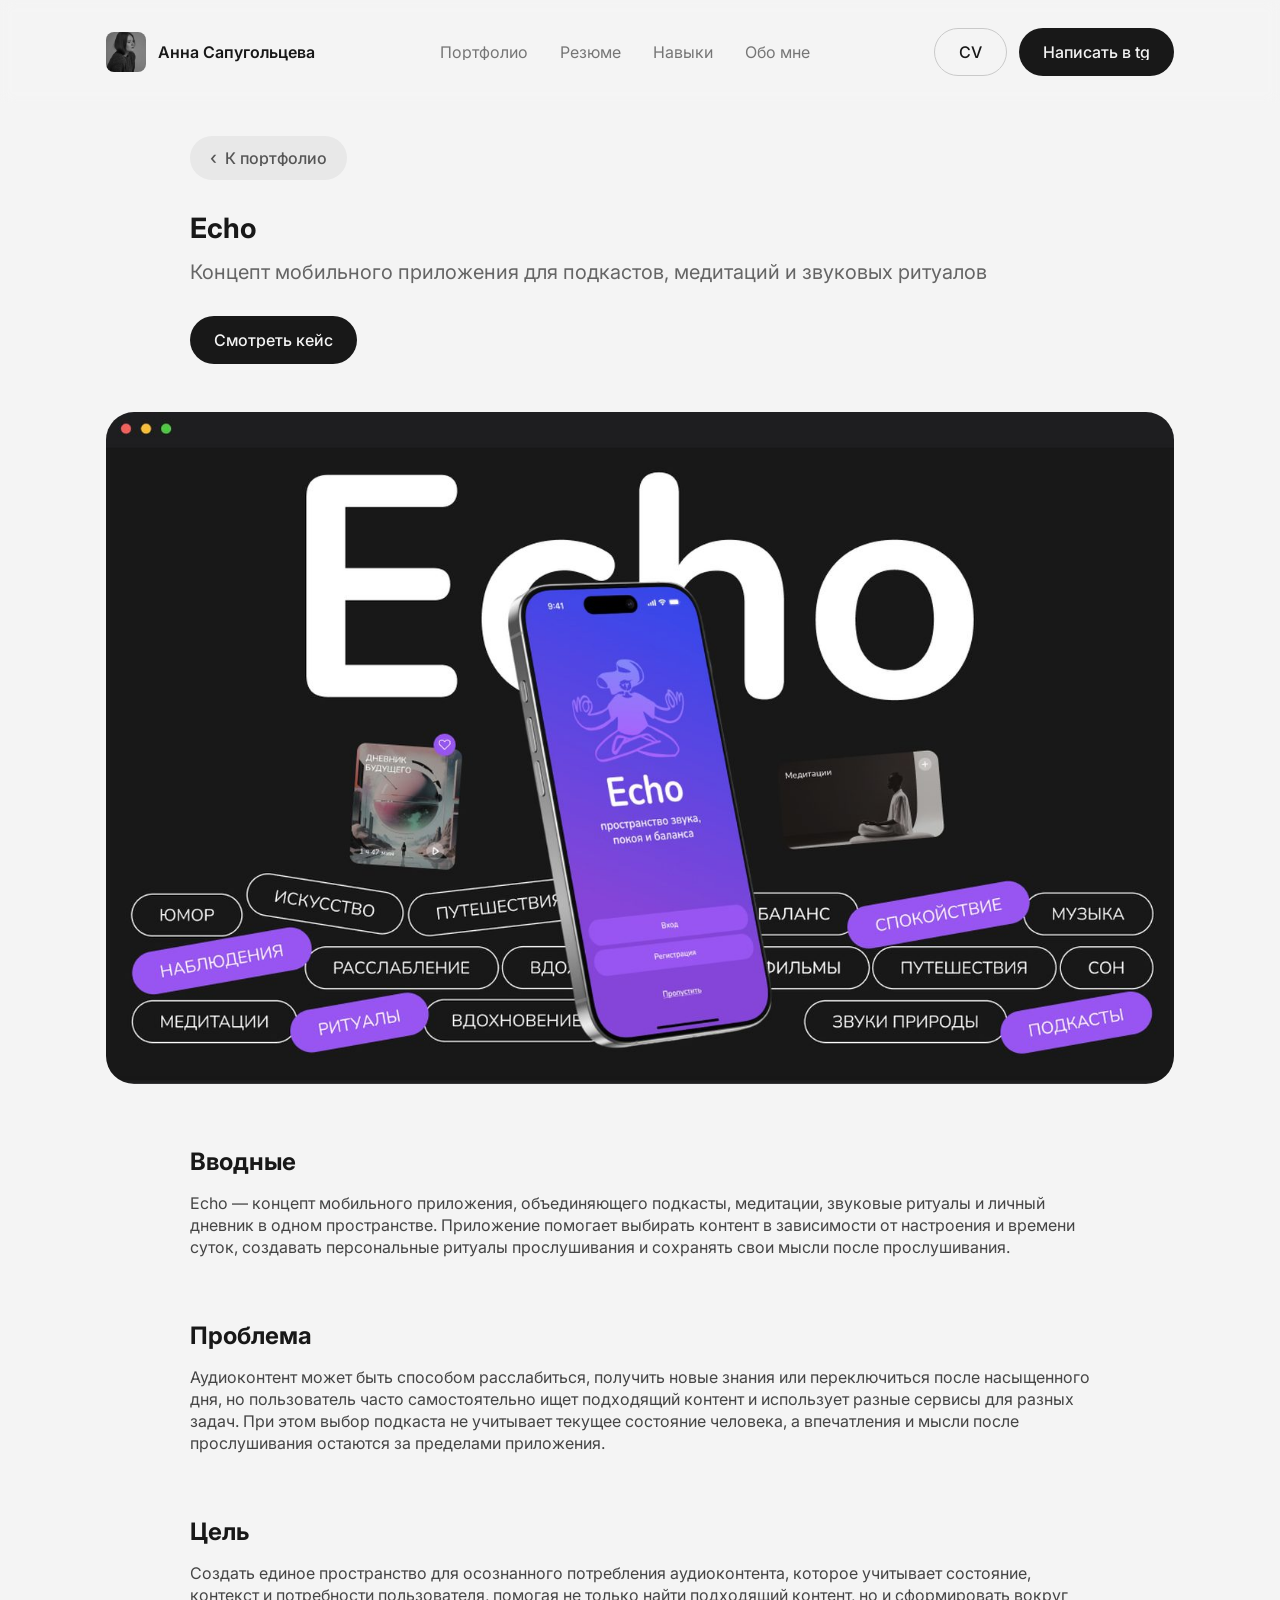
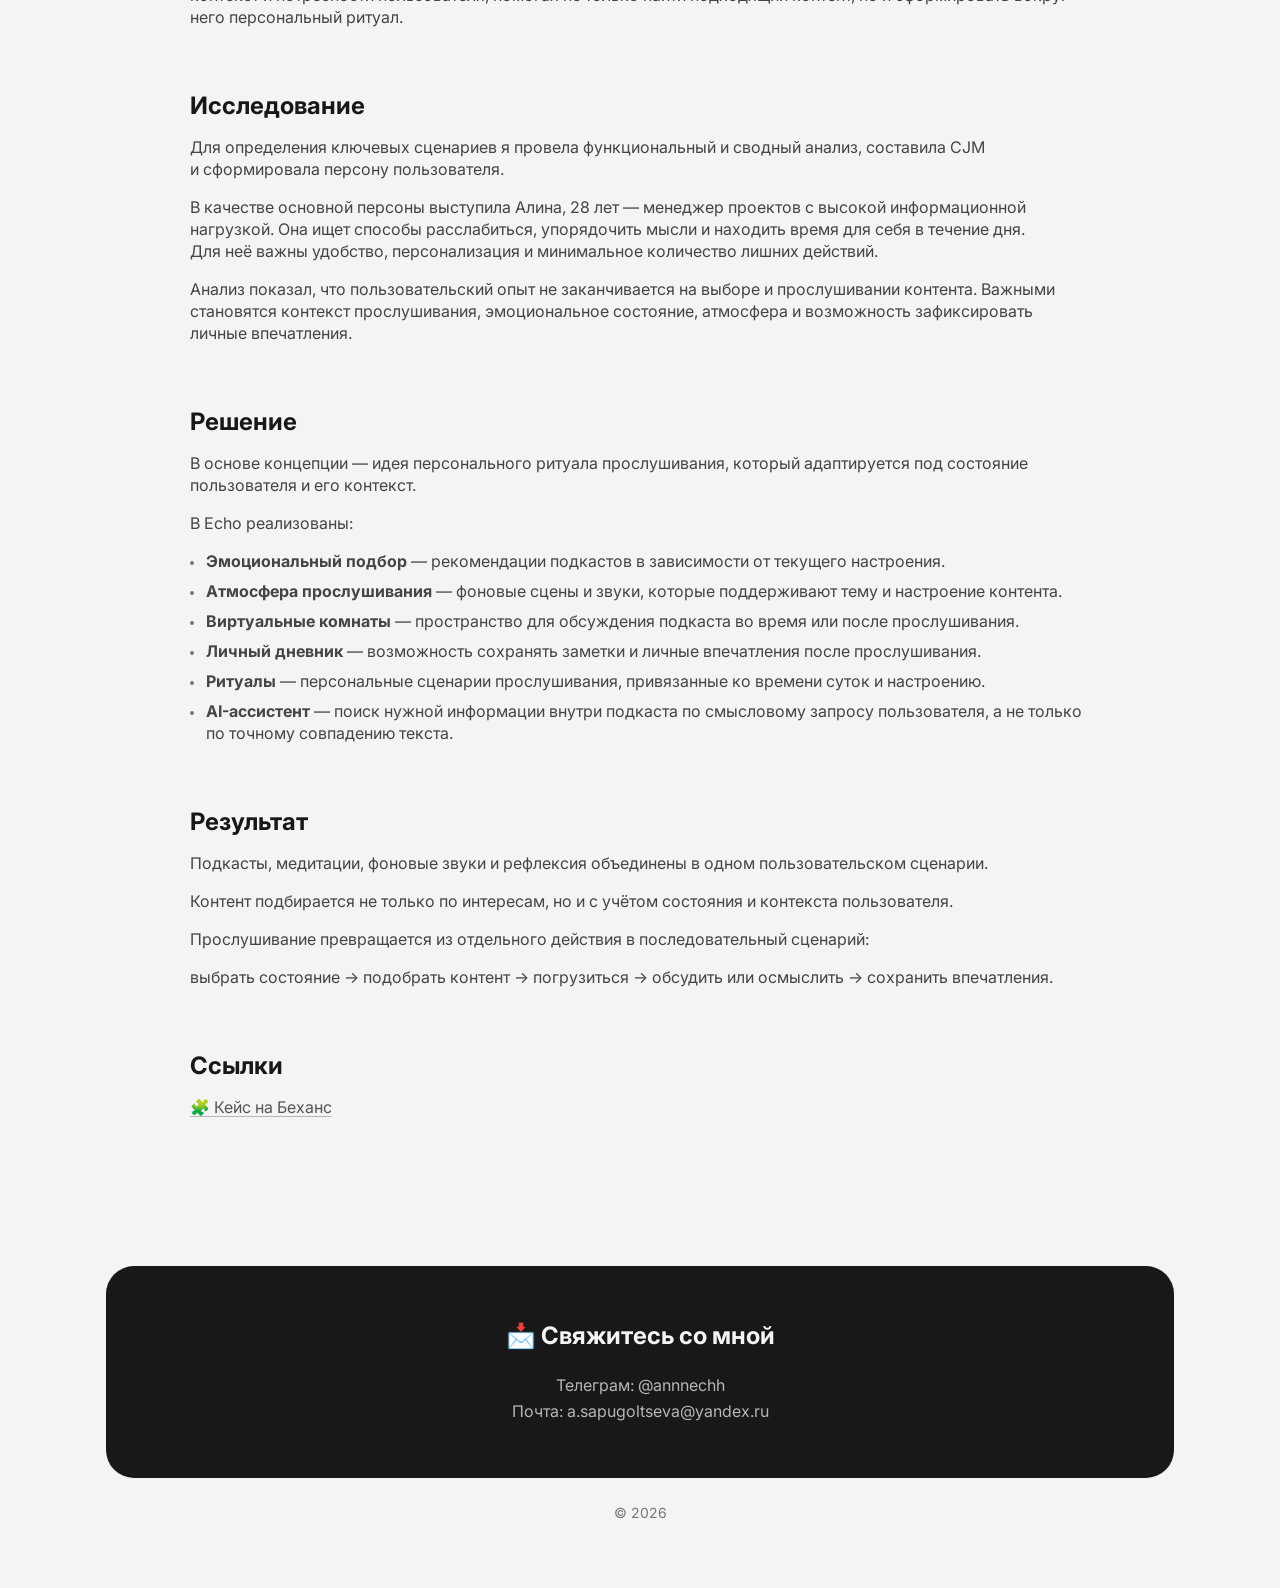
<file: projects/echo.html>
<!DOCTYPE html>
<html lang="ru">
<head>
<meta charset="UTF-8">
<meta name="viewport" content="width=device-width, initial-scale=1.0">
<title>Echo — Анна Сапугольцева</title>
<link rel="preconnect" href="https://fonts.googleapis.com">
<link rel="preconnect" href="https://fonts.gstatic.com" crossorigin>
<link href="https://fonts.googleapis.com/css2?family=Inter:wght@400;500;600;700&display=swap" rel="stylesheet">
<link rel="stylesheet" href="../css/tokens.css">
<link rel="stylesheet" href="../css/base.css">
<link rel="stylesheet" href="../css/components.css">
<link rel="stylesheet" href="../css/project.css">
</head>
<body>

<header class="header">
  <div class="container header__inner">
    <a href="../index.html" class="header__brand">
      <img class="header__avatar" src="../assets/images/portrait.jpg" alt="Анна Сапугольцева">
      <span class="header__name">Анна Сапугольцева</span>
    </a>

    <nav class="header__nav">
      <a href="../index.html#portfolio" class="nav-link">Портфолио</a>
      <a href="../index.html#experience" class="nav-link">Резюме</a>
      <a href="../index.html#skills" class="nav-link">Навыки</a>
      <a href="../index.html#about" class="nav-link">Обо мне</a>
    </nav>

    <div class="header__actions">
      <a href="../assets/files/Sapugoltseva-CV.pdf" target="_blank" rel="noopener" class="btn btn--outline">CV</a>
      <a href="https://t.me/annnechh" class="btn btn--primary" target="_blank">Написать в tg</a>
    </div>

    <button class="header__burger" data-burger-open aria-label="Открыть меню">
      <svg viewBox="0 0 24 24" fill="none" stroke="currentColor" stroke-width="2" stroke-linecap="round"><line x1="3" y1="6" x2="21" y2="6"/><line x1="3" y1="12" x2="21" y2="12"/><line x1="3" y1="18" x2="21" y2="18"/></svg>
    </button>
  </div>
</header>

<div class="mobile-menu" data-mobile-menu>
  <div class="mobile-menu__top">
    <button class="mobile-menu__close" data-burger-close aria-label="Закрыть меню">
      <svg viewBox="0 0 24 24" fill="none" stroke="currentColor" stroke-width="2" stroke-linecap="round"><line x1="5" y1="5" x2="19" y2="19"/><line x1="19" y1="5" x2="5" y2="19"/></svg>
    </button>
  </div>
  <nav class="mobile-menu__nav">
    <a href="../index.html#portfolio" class="nav-link">Портфолио</a>
    <a href="../index.html#experience" class="nav-link">Резюме</a>
    <a href="../index.html#skills" class="nav-link">Навыки</a>
    <a href="../index.html#about" class="nav-link">Обо мне</a>
  </nav>
  <div class="mobile-menu__actions">
    <a href="https://t.me/annnechh" class="btn btn--primary" target="_blank">Написать в tg</a>
    <a href="../assets/files/Sapugoltseva-CV.pdf" target="_blank" rel="noopener" class="btn btn--outline">CV</a>
  </div>
</div>

<main>
  <section class="section project-hero container">
    <div class="content-narrow">
      <a href="../index.html#portfolio" class="btn btn--back"><span class="btn__icon">&lsaquo;</span> К портфолио</a>

      <h1 class="project-hero__title">Echo</h1>
      <p class="project-hero__desc">Концепт мобильного приложения для подкастов, медитаций и звуковых ритуалов</p>
      <div class="project-hero__cta">
        <a href="https://www.behance.net/gallery/232595845/ECHO-A-Podcast-Mobile-App" class="btn btn--primary" target="_blank" rel="noopener">Смотреть кейс</a>
      </div>
    </div>

    <div class="project-hero__media">
      <img src="../assets/images/proj-echo-hero.jpg" alt="Превью проекта Echo">
    </div>
  </section>

  <section class="project-content container">
    <div class="project-body content-narrow">
      <div class="project-block">
        <h2 class="project-block__title">Вводные</h2>
        <div class="project-block__text">
          <p>Echo — концепт мобильного приложения, объединяющего подкасты, медитации, звуковые ритуалы и личный дневник в одном пространстве. Приложение помогает выбирать контент в зависимости от настроения и времени суток, создавать персональные ритуалы прослушивания и сохранять свои мысли после прослушивания.</p>
        </div>
      </div>
      <div class="project-block">
        <h2 class="project-block__title">Проблема</h2>
        <div class="project-block__text">
          <p>Аудиоконтент может быть способом расслабиться, получить новые знания или переключиться после насыщенного дня, но пользователь часто самостоятельно ищет подходящий контент и использует разные сервисы для разных задач. При этом выбор подкаста не учитывает текущее состояние человека, а впечатления и мысли после прослушивания остаются за пределами приложения.</p>
        </div>
      </div>
      <div class="project-block">
        <h2 class="project-block__title">Цель</h2>
        <div class="project-block__text">
          <p>Создать единое пространство для осознанного потребления аудиоконтента, которое учитывает состояние, контекст и потребности пользователя, помогая не только найти подходящий контент, но и сформировать вокруг него персональный ритуал.</p>
        </div>
      </div>
      <div class="project-block">
        <h2 class="project-block__title">Исследование</h2>
        <div class="project-block__text">
          <p>Для определения ключевых сценариев я провела функциональный и сводный анализ, составила CJM и сформировала персону пользователя.</p>
          <p>В качестве основной персоны выступила Алина, 28 лет — менеджер проектов с высокой информационной нагрузкой. Она ищет способы расслабиться, упорядочить мысли и находить время для себя в течение дня. Для неё важны удобство, персонализация и минимальное количество лишних действий.</p>
          <p>Анализ показал, что пользовательский опыт не заканчивается на выборе и прослушивании контента. Важными становятся контекст прослушивания, эмоциональное состояние, атмосфера и возможность зафиксировать личные впечатления.</p>
        </div>
      </div>
      <div class="project-block">
        <h2 class="project-block__title">Решение</h2>
        <div class="project-block__text">
          <p>В основе концепции — идея персонального ритуала прослушивания, который адаптируется под состояние пользователя и его контекст.</p>
          <p>В Echo реализованы:</p>
          <ul class="project-block__list">
            <li><strong>Эмоциональный подбор</strong> — рекомендации подкастов в зависимости от текущего настроения.</li>
            <li><strong>Атмосфера прослушивания</strong> — фоновые сцены и звуки, которые поддерживают тему и настроение контента.</li>
            <li><strong>Виртуальные комнаты</strong> — пространство для обсуждения подкаста во время или после прослушивания.</li>
            <li><strong>Личный дневник</strong> — возможность сохранять заметки и личные впечатления после прослушивания.</li>
            <li><strong>Ритуалы</strong> — персональные сценарии прослушивания, привязанные ко времени суток и настроению.</li>
            <li><strong>AI-ассистент</strong> — поиск нужной информации внутри подкаста по смысловому запросу пользователя, а не только по точному совпадению текста.</li>
          </ul>
        </div>
      </div>
      <div class="project-block">
        <h2 class="project-block__title">Результат</h2>
        <div class="project-block__text">
          <p>Подкасты, медитации, фоновые звуки и рефлексия объединены в одном пользовательском сценарии.</p>
          <p>Контент подбирается не только по интересам, но и с учётом состояния и контекста пользователя.</p>
          <p>Прослушивание превращается из отдельного действия в последовательный сценарий:</p>
          <p>выбрать состояние → подобрать контент → погрузиться → обсудить или осмыслить → сохранить впечатления.</p>
        </div>
      </div>
      <div class="project-block">
        <h2 class="project-block__title">Ссылки</h2>
          <div class="project-links">
            <a href="https://www.behance.net/gallery/232595845/ECHO-A-Podcast-Mobile-App" target="_blank" rel="noopener">🧩 Кейс на Беханс</a>
          </div>
      </div>

    </div>
  </section>
</main>

<footer class="site-footer container">
  <div class="footer-card">
    <h2 class="footer-card__title">📩 Свяжитесь со мной</h2>
    <p class="footer-card__row">Телеграм: <a href="https://t.me/annnechh" target="_blank">@annnechh</a></p>
    <p class="footer-card__row">Почта: <a href="mailto:a.sapugoltseva@yandex.ru">a.sapugoltseva@yandex.ru</a></p>
  </div>
  <p class="site-footer__copy">© 2026</p>
</footer>

<button class="scroll-top" data-scroll-top aria-label="Наверх">
  <svg viewBox="0 0 24 24" fill="none" stroke="white" stroke-width="2" stroke-linecap="round" stroke-linejoin="round"><polyline points="6 15 12 9 18 15"/></svg>
</button>

<script src="../js/main.js"></script>
</body>
</html>
</file>
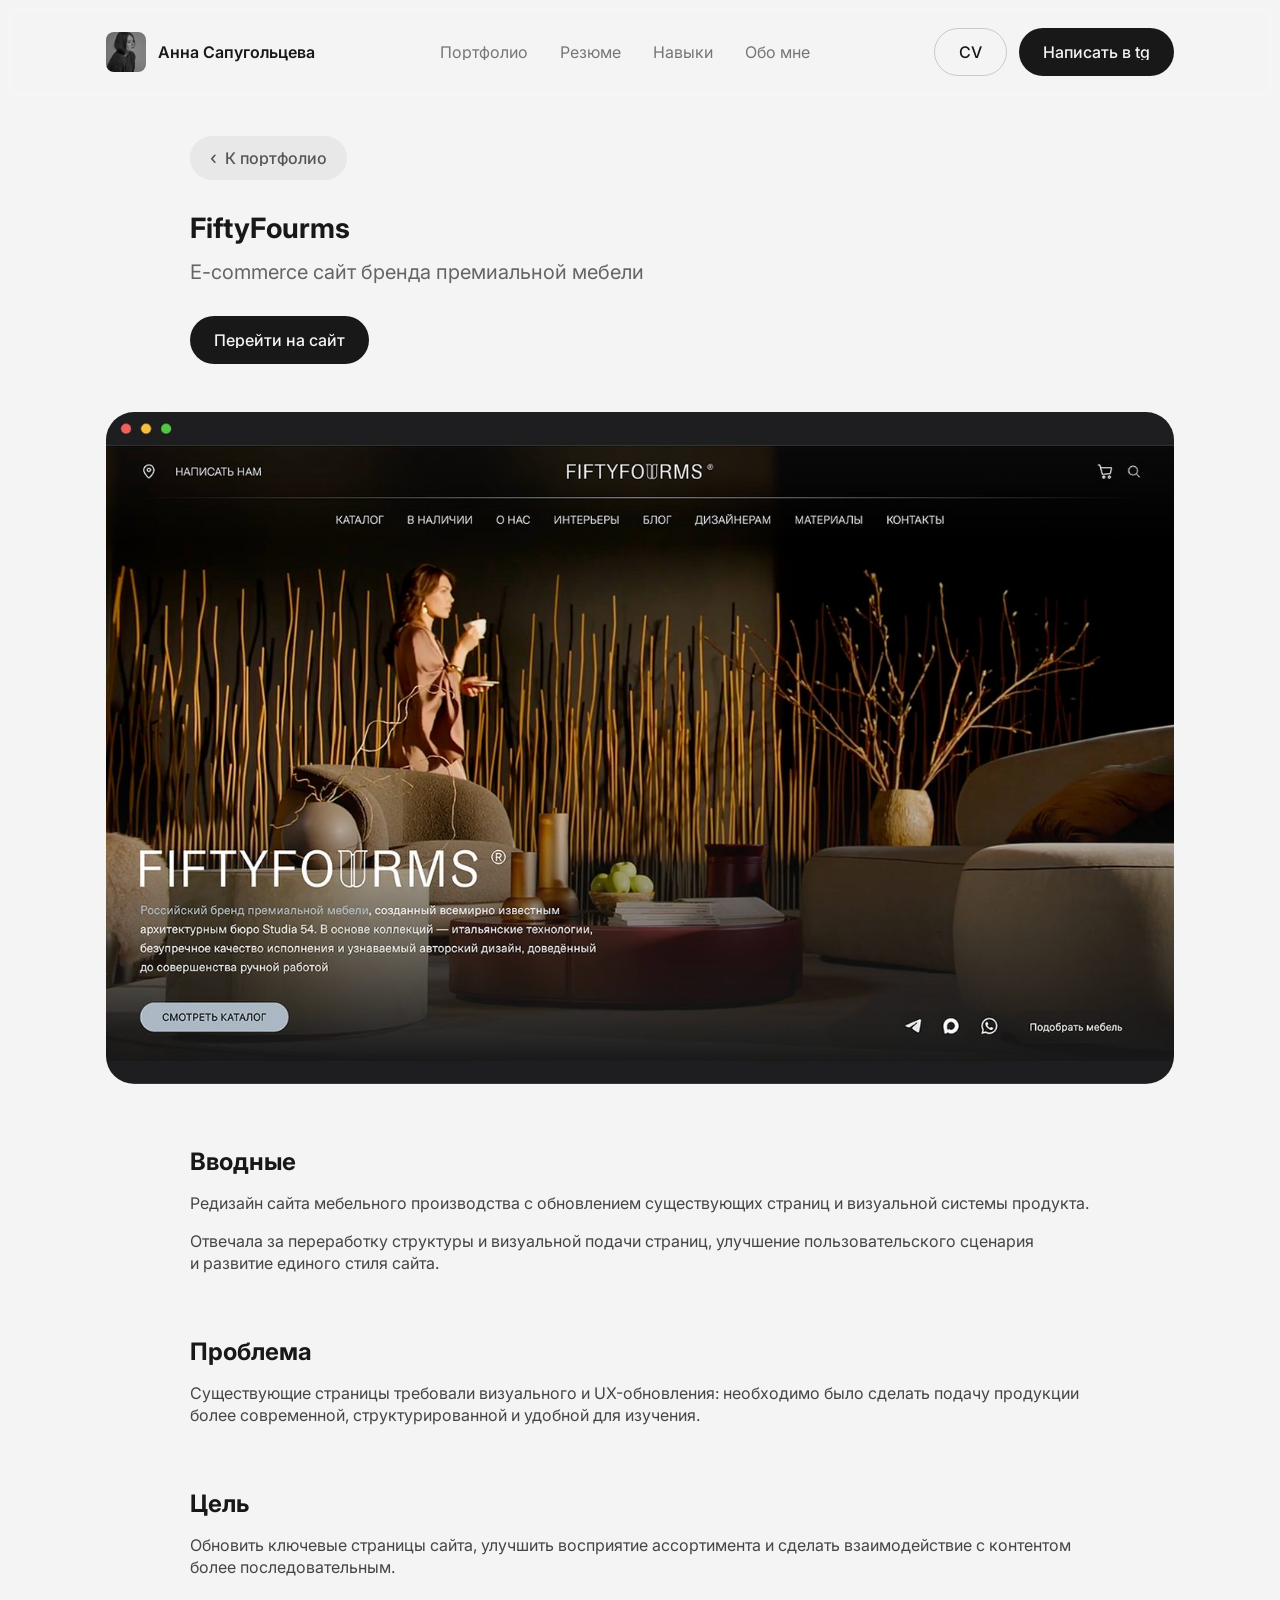
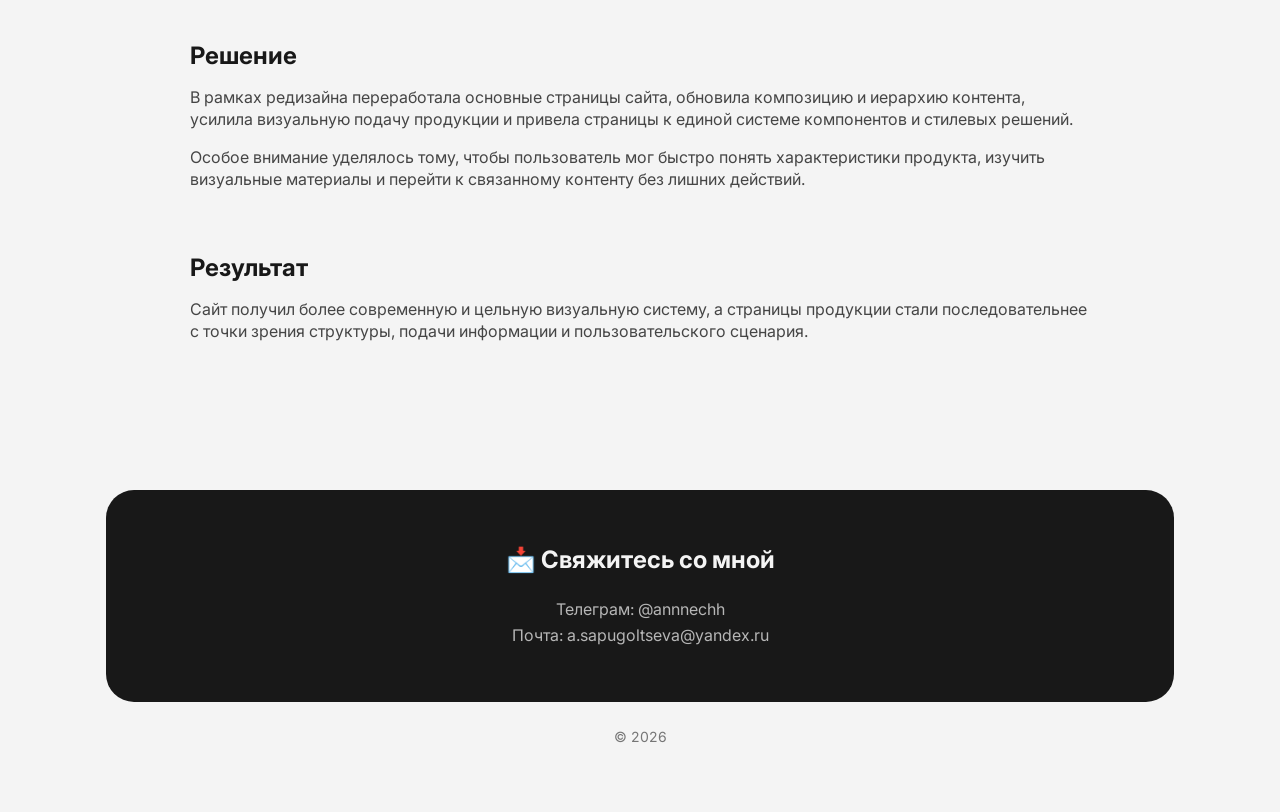
<file: projects/fiftyfourms.html>
<!DOCTYPE html>
<html lang="ru">
<head>
<meta charset="UTF-8">
<meta name="viewport" content="width=device-width, initial-scale=1.0">
<title>FiftyFourms — Анна Сапугольцева</title>
<link rel="preconnect" href="https://fonts.googleapis.com">
<link rel="preconnect" href="https://fonts.gstatic.com" crossorigin>
<link href="https://fonts.googleapis.com/css2?family=Inter:wght@400;500;600;700&display=swap" rel="stylesheet">
<link rel="stylesheet" href="../css/tokens.css">
<link rel="stylesheet" href="../css/base.css">
<link rel="stylesheet" href="../css/components.css">
<link rel="stylesheet" href="../css/project.css">
</head>
<body>

<header class="header">
  <div class="container header__inner">
    <a href="../index.html" class="header__brand">
      <img class="header__avatar" src="../assets/images/portrait.jpg" alt="Анна Сапугольцева">
      <span class="header__name">Анна Сапугольцева</span>
    </a>

    <nav class="header__nav">
      <a href="../index.html#portfolio" class="nav-link">Портфолио</a>
      <a href="../index.html#experience" class="nav-link">Резюме</a>
      <a href="../index.html#skills" class="nav-link">Навыки</a>
      <a href="../index.html#about" class="nav-link">Обо мне</a>
    </nav>

    <div class="header__actions">
      <a href="../assets/files/Sapugoltseva-CV.pdf" target="_blank" rel="noopener" class="btn btn--outline">CV</a>
      <a href="https://t.me/annnechh" class="btn btn--primary" target="_blank">Написать в tg</a>
    </div>

    <button class="header__burger" data-burger-open aria-label="Открыть меню">
      <svg viewBox="0 0 24 24" fill="none" stroke="currentColor" stroke-width="2" stroke-linecap="round"><line x1="3" y1="6" x2="21" y2="6"/><line x1="3" y1="12" x2="21" y2="12"/><line x1="3" y1="18" x2="21" y2="18"/></svg>
    </button>
  </div>
</header>

<div class="mobile-menu" data-mobile-menu>
  <div class="mobile-menu__top">
    <button class="mobile-menu__close" data-burger-close aria-label="Закрыть меню">
      <svg viewBox="0 0 24 24" fill="none" stroke="currentColor" stroke-width="2" stroke-linecap="round"><line x1="5" y1="5" x2="19" y2="19"/><line x1="19" y1="5" x2="5" y2="19"/></svg>
    </button>
  </div>
  <nav class="mobile-menu__nav">
    <a href="../index.html#portfolio" class="nav-link">Портфолио</a>
    <a href="../index.html#experience" class="nav-link">Резюме</a>
    <a href="../index.html#skills" class="nav-link">Навыки</a>
    <a href="../index.html#about" class="nav-link">Обо мне</a>
  </nav>
  <div class="mobile-menu__actions">
    <a href="https://t.me/annnechh" class="btn btn--primary" target="_blank">Написать в tg</a>
    <a href="../assets/files/Sapugoltseva-CV.pdf" target="_blank" rel="noopener" class="btn btn--outline">CV</a>
  </div>
</div>

<main>
  <section class="section project-hero container">
    <div class="content-narrow">
      <a href="../index.html#portfolio" class="btn btn--back"><span class="btn__icon">&lsaquo;</span> К портфолио</a>

      <h1 class="project-hero__title">FiftyFourms</h1>
      <p class="project-hero__desc">E-commerce сайт бренда премиальной мебели</p>
      <div class="project-hero__cta">
        <a href="https://fiftyfourms.com/" class="btn btn--primary" target="_blank" rel="noopener">Перейти на сайт</a>
      </div>
    </div>

    <div class="project-hero__media">
      <img src="../assets/images/proj-fiftyfourms-hero.jpg" alt="Превью проекта FiftyFourms">
    </div>
  </section>

  <section class="project-content container">
    <div class="project-body content-narrow">
      <div class="project-block">
        <h2 class="project-block__title">Вводные</h2>
        <div class="project-block__text">
          <p>Редизайн сайта мебельного производства с обновлением существующих страниц и визуальной системы продукта.</p>
          <p>Отвечала за переработку структуры и визуальной подачи страниц, улучшение пользовательского сценария и развитие единого стиля сайта.</p>
        </div>
      </div>
      <div class="project-block">
        <h2 class="project-block__title">Проблема</h2>
        <div class="project-block__text">
          <p>Существующие страницы требовали визуального и UX-обновления: необходимо было сделать подачу продукции более современной, структурированной и удобной для изучения.</p>
        </div>
      </div>
      <div class="project-block">
        <h2 class="project-block__title">Цель</h2>
        <div class="project-block__text">
          <p>Обновить ключевые страницы сайта, улучшить восприятие ассортимента и сделать взаимодействие с контентом более последовательным.</p>
        </div>
      </div>
      <div class="project-block">
        <h2 class="project-block__title">Решение</h2>
        <div class="project-block__text">
          <p>В рамках редизайна переработала основные страницы сайта, обновила композицию и иерархию контента, усилила визуальную подачу продукции и привела страницы к единой системе компонентов и стилевых решений.</p>
          <p>Особое внимание уделялось тому, чтобы пользователь мог быстро понять характеристики продукта, изучить визуальные материалы и перейти к связанному контенту без лишних действий.</p>
        </div>
      </div>
      <div class="project-block">
        <h2 class="project-block__title">Результат</h2>
        <div class="project-block__text">
          <p>Сайт получил более современную и цельную визуальную систему, а страницы продукции стали последовательнее с точки зрения структуры, подачи информации и пользовательского сценария.</p>
        </div>
      </div>

    </div>
  </section>
</main>

<footer class="site-footer container">
  <div class="footer-card">
    <h2 class="footer-card__title">📩 Свяжитесь со мной</h2>
    <p class="footer-card__row">Телеграм: <a href="https://t.me/annnechh" target="_blank">@annnechh</a></p>
    <p class="footer-card__row">Почта: <a href="mailto:a.sapugoltseva@yandex.ru">a.sapugoltseva@yandex.ru</a></p>
  </div>
  <p class="site-footer__copy">© 2026</p>
</footer>

<button class="scroll-top" data-scroll-top aria-label="Наверх">
  <svg viewBox="0 0 24 24" fill="none" stroke="white" stroke-width="2" stroke-linecap="round" stroke-linejoin="round"><polyline points="6 15 12 9 18 15"/></svg>
</button>

<script src="../js/main.js"></script>
</body>
</html>
</file>
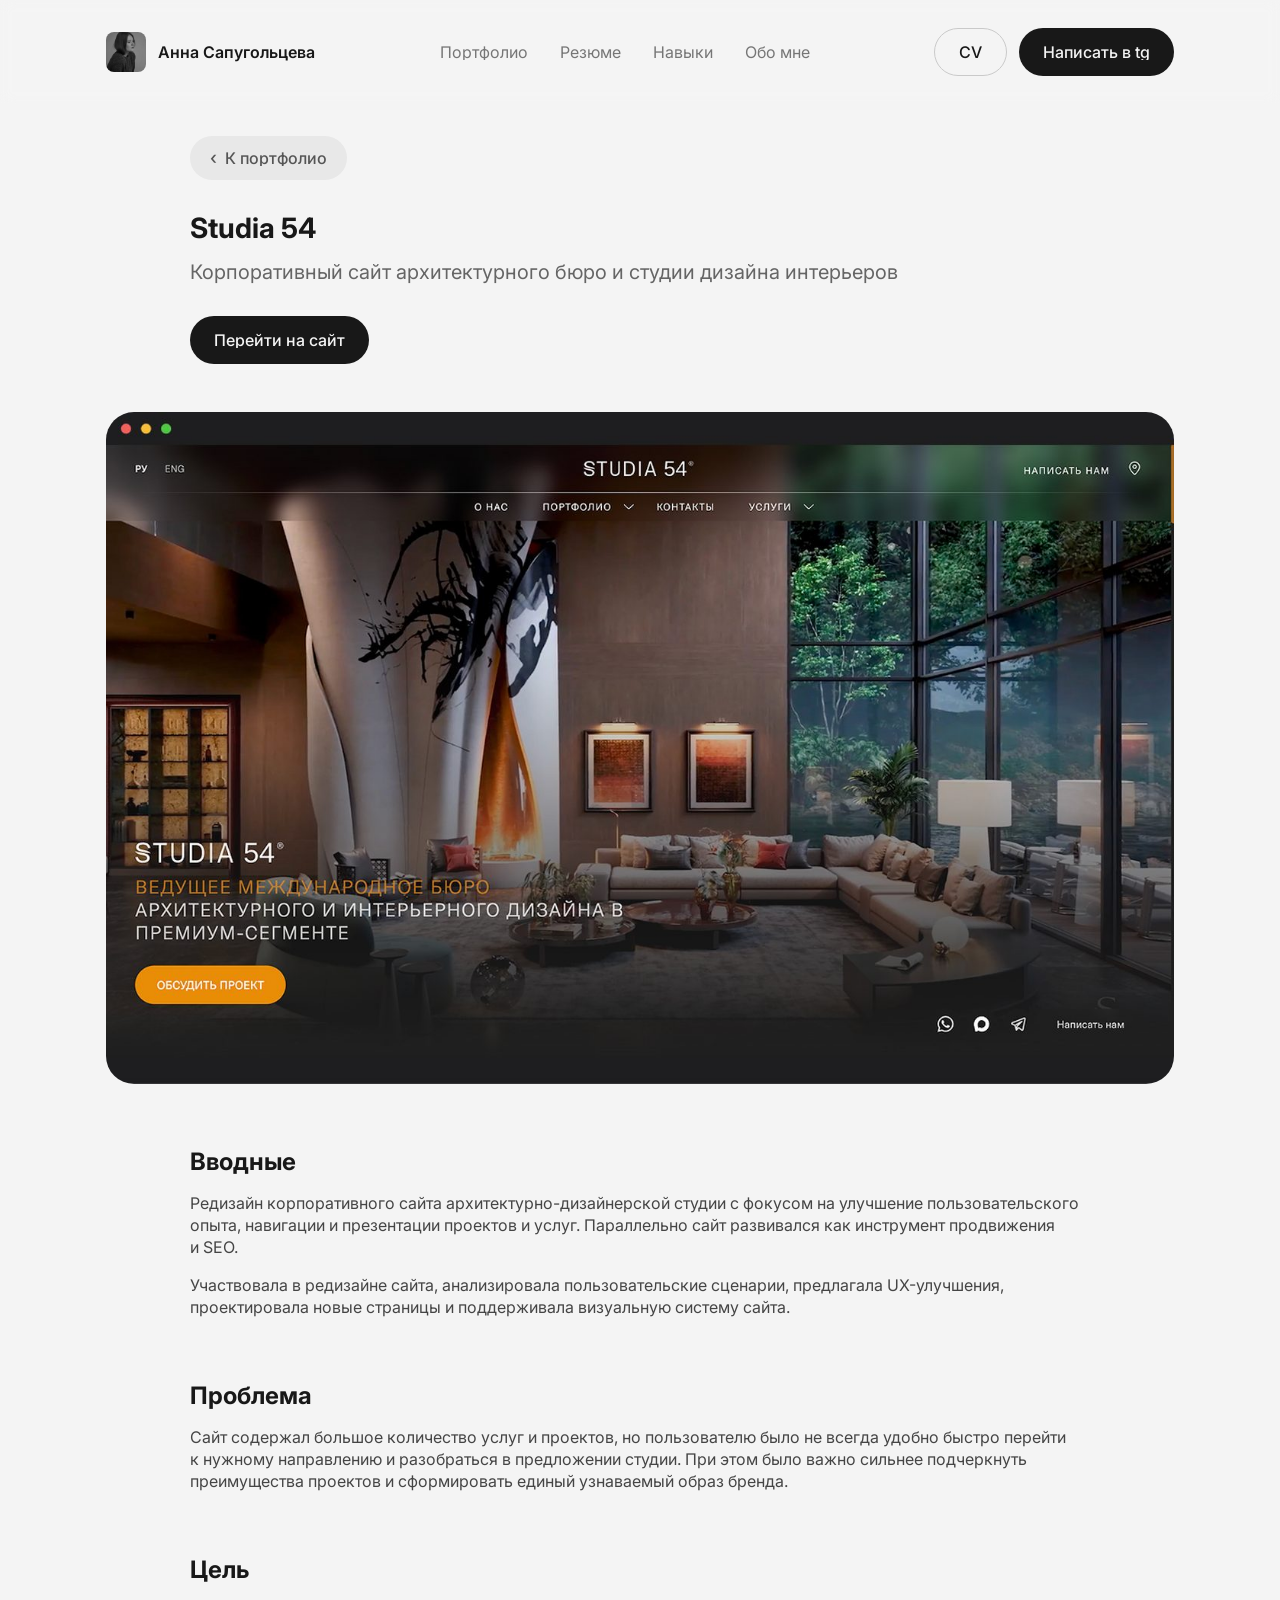
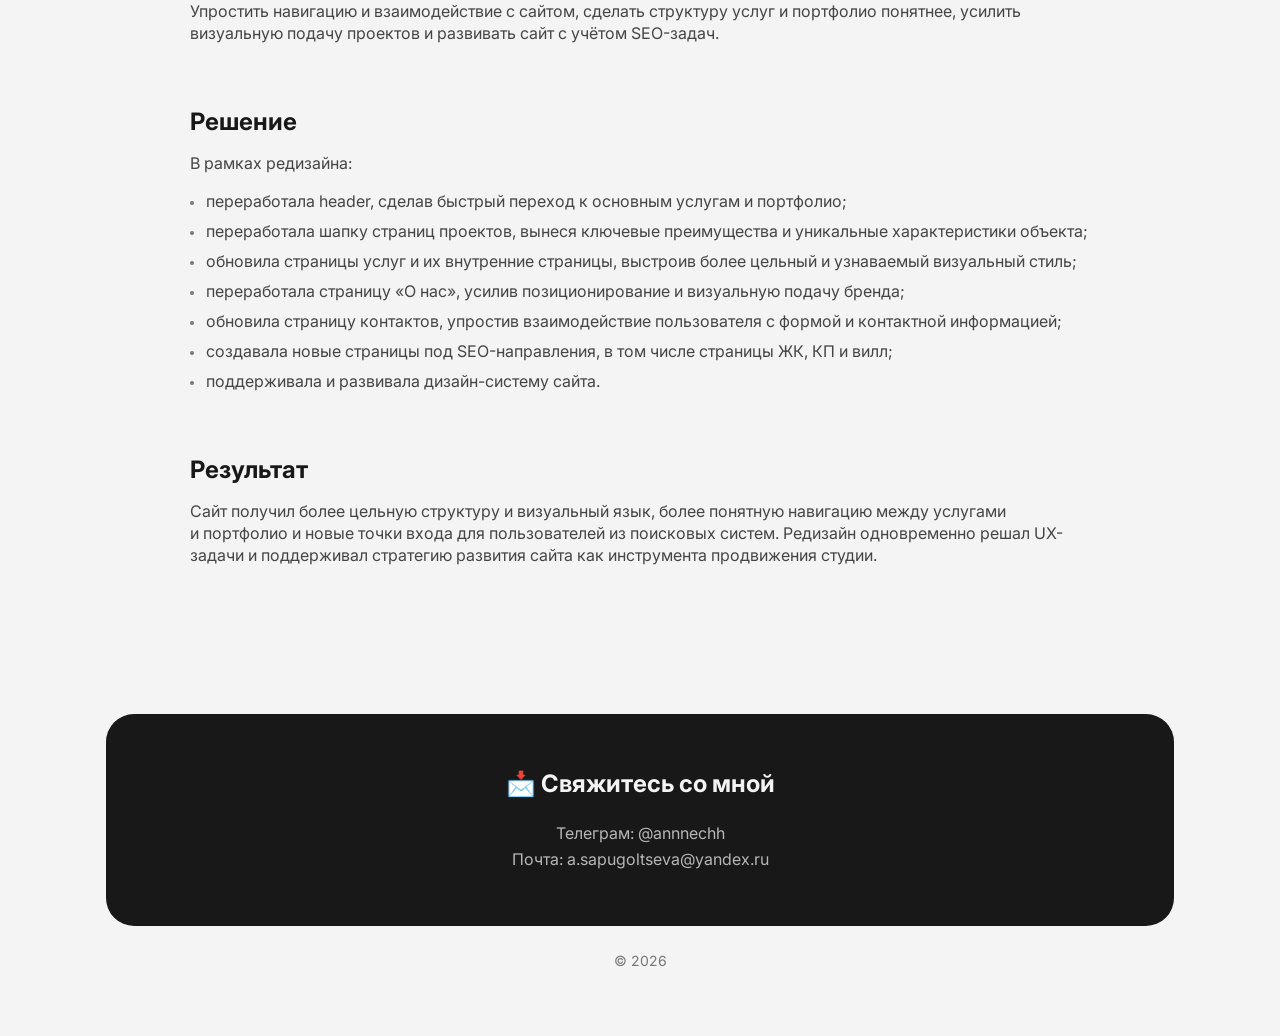
<file: projects/studia54.html>
<!DOCTYPE html>
<html lang="ru">
<head>
<meta charset="UTF-8">
<meta name="viewport" content="width=device-width, initial-scale=1.0">
<title>Studia 54 — Анна Сапугольцева</title>
<link rel="preconnect" href="https://fonts.googleapis.com">
<link rel="preconnect" href="https://fonts.gstatic.com" crossorigin>
<link href="https://fonts.googleapis.com/css2?family=Inter:wght@400;500;600;700&display=swap" rel="stylesheet">
<link rel="stylesheet" href="../css/tokens.css">
<link rel="stylesheet" href="../css/base.css">
<link rel="stylesheet" href="../css/components.css">
<link rel="stylesheet" href="../css/project.css">
</head>
<body>

<header class="header">
  <div class="container header__inner">
    <a href="../index.html" class="header__brand">
      <img class="header__avatar" src="../assets/images/portrait.jpg" alt="Анна Сапугольцева">
      <span class="header__name">Анна Сапугольцева</span>
    </a>

    <nav class="header__nav">
      <a href="../index.html#portfolio" class="nav-link">Портфолио</a>
      <a href="../index.html#experience" class="nav-link">Резюме</a>
      <a href="../index.html#skills" class="nav-link">Навыки</a>
      <a href="../index.html#about" class="nav-link">Обо мне</a>
    </nav>

    <div class="header__actions">
      <a href="../assets/files/Sapugoltseva-CV.pdf" target="_blank" rel="noopener" class="btn btn--outline">CV</a>
      <a href="https://t.me/annnechh" class="btn btn--primary" target="_blank">Написать в tg</a>
    </div>

    <button class="header__burger" data-burger-open aria-label="Открыть меню">
      <svg viewBox="0 0 24 24" fill="none" stroke="currentColor" stroke-width="2" stroke-linecap="round"><line x1="3" y1="6" x2="21" y2="6"/><line x1="3" y1="12" x2="21" y2="12"/><line x1="3" y1="18" x2="21" y2="18"/></svg>
    </button>
  </div>
</header>

<div class="mobile-menu" data-mobile-menu>
  <div class="mobile-menu__top">
    <button class="mobile-menu__close" data-burger-close aria-label="Закрыть меню">
      <svg viewBox="0 0 24 24" fill="none" stroke="currentColor" stroke-width="2" stroke-linecap="round"><line x1="5" y1="5" x2="19" y2="19"/><line x1="19" y1="5" x2="5" y2="19"/></svg>
    </button>
  </div>
  <nav class="mobile-menu__nav">
    <a href="../index.html#portfolio" class="nav-link">Портфолио</a>
    <a href="../index.html#experience" class="nav-link">Резюме</a>
    <a href="../index.html#skills" class="nav-link">Навыки</a>
    <a href="../index.html#about" class="nav-link">Обо мне</a>
  </nav>
  <div class="mobile-menu__actions">
    <a href="https://t.me/annnechh" class="btn btn--primary" target="_blank">Написать в tg</a>
    <a href="../assets/files/Sapugoltseva-CV.pdf" target="_blank" rel="noopener" class="btn btn--outline">CV</a>
  </div>
</div>

<main>
  <section class="section project-hero container">
    <div class="content-narrow">
      <a href="../index.html#portfolio" class="btn btn--back"><span class="btn__icon">&lsaquo;</span> К портфолио</a>

      <h1 class="project-hero__title">Studia 54</h1>
      <p class="project-hero__desc">Корпоративный сайт архитектурного бюро и студии дизайна интерьеров</p>
      <div class="project-hero__cta">
        <a href="https://studia-54.com/" class="btn btn--primary" target="_blank" rel="noopener">Перейти на сайт</a>
      </div>
    </div>

    <div class="project-hero__media">
      <img src="../assets/images/proj-studia54-hero.jpg" alt="Превью проекта Studia 54">
    </div>
  </section>

  <section class="project-content container">
    <div class="project-body content-narrow">
      <div class="project-block">
        <h2 class="project-block__title">Вводные</h2>
        <div class="project-block__text">
          <p>Редизайн корпоративного сайта архитектурно-дизайнерской студии с фокусом на улучшение пользовательского опыта, навигации и презентации проектов и услуг. Параллельно сайт развивался как инструмент продвижения и SEO.</p>
          <p>Участвовала в редизайне сайта, анализировала пользовательские сценарии, предлагала UX-улучшения, проектировала новые страницы и поддерживала визуальную систему сайта.</p>
        </div>
      </div>
      <div class="project-block">
        <h2 class="project-block__title">Проблема</h2>
        <div class="project-block__text">
          <p>Сайт содержал большое количество услуг и проектов, но пользователю было не всегда удобно быстро перейти к нужному направлению и разобраться в предложении студии. При этом было важно сильнее подчеркнуть преимущества проектов и сформировать единый узнаваемый образ бренда.</p>
        </div>
      </div>
      <div class="project-block">
        <h2 class="project-block__title">Цель</h2>
        <div class="project-block__text">
          <p>Упростить навигацию и взаимодействие с сайтом, сделать структуру услуг и портфолио понятнее, усилить визуальную подачу проектов и развивать сайт с учётом SEO-задач.</p>
        </div>
      </div>
      <div class="project-block">
        <h2 class="project-block__title">Решение</h2>
        <div class="project-block__text">
          <p>В рамках редизайна:</p>
          <ul class="project-block__list">
            <li>переработала header, сделав быстрый переход к основным услугам и портфолио;</li>
            <li>переработала шапку страниц проектов, вынеся ключевые преимущества и уникальные характеристики объекта;</li>
            <li>обновила страницы услуг и их внутренние страницы, выстроив более цельный и узнаваемый визуальный стиль;</li>
            <li>переработала страницу «О нас», усилив позиционирование и визуальную подачу бренда;</li>
            <li>обновила страницу контактов, упростив взаимодействие пользователя с формой и контактной информацией;</li>
            <li>создавала новые страницы под SEO-направления, в том числе страницы ЖК, КП и вилл;</li>
            <li>поддерживала и развивала дизайн-систему сайта.</li>
          </ul>
        </div>
      </div>
      <div class="project-block">
        <h2 class="project-block__title">Результат</h2>
        <div class="project-block__text">
          <p>Сайт получил более цельную структуру и визуальный язык, более понятную навигацию между услугами и портфолио и новые точки входа для пользователей из поисковых систем. Редизайн одновременно решал UX-задачи и поддерживал стратегию развития сайта как инструмента продвижения студии.</p>
        </div>
      </div>

    </div>
  </section>
</main>

<footer class="site-footer container">
  <div class="footer-card">
    <h2 class="footer-card__title">📩 Свяжитесь со мной</h2>
    <p class="footer-card__row">Телеграм: <a href="https://t.me/annnechh" target="_blank">@annnechh</a></p>
    <p class="footer-card__row">Почта: <a href="mailto:a.sapugoltseva@yandex.ru">a.sapugoltseva@yandex.ru</a></p>
  </div>
  <p class="site-footer__copy">© 2026</p>
</footer>

<button class="scroll-top" data-scroll-top aria-label="Наверх">
  <svg viewBox="0 0 24 24" fill="none" stroke="white" stroke-width="2" stroke-linecap="round" stroke-linejoin="round"><polyline points="6 15 12 9 18 15"/></svg>
</button>

<script src="../js/main.js"></script>
</body>
</html>
</file>
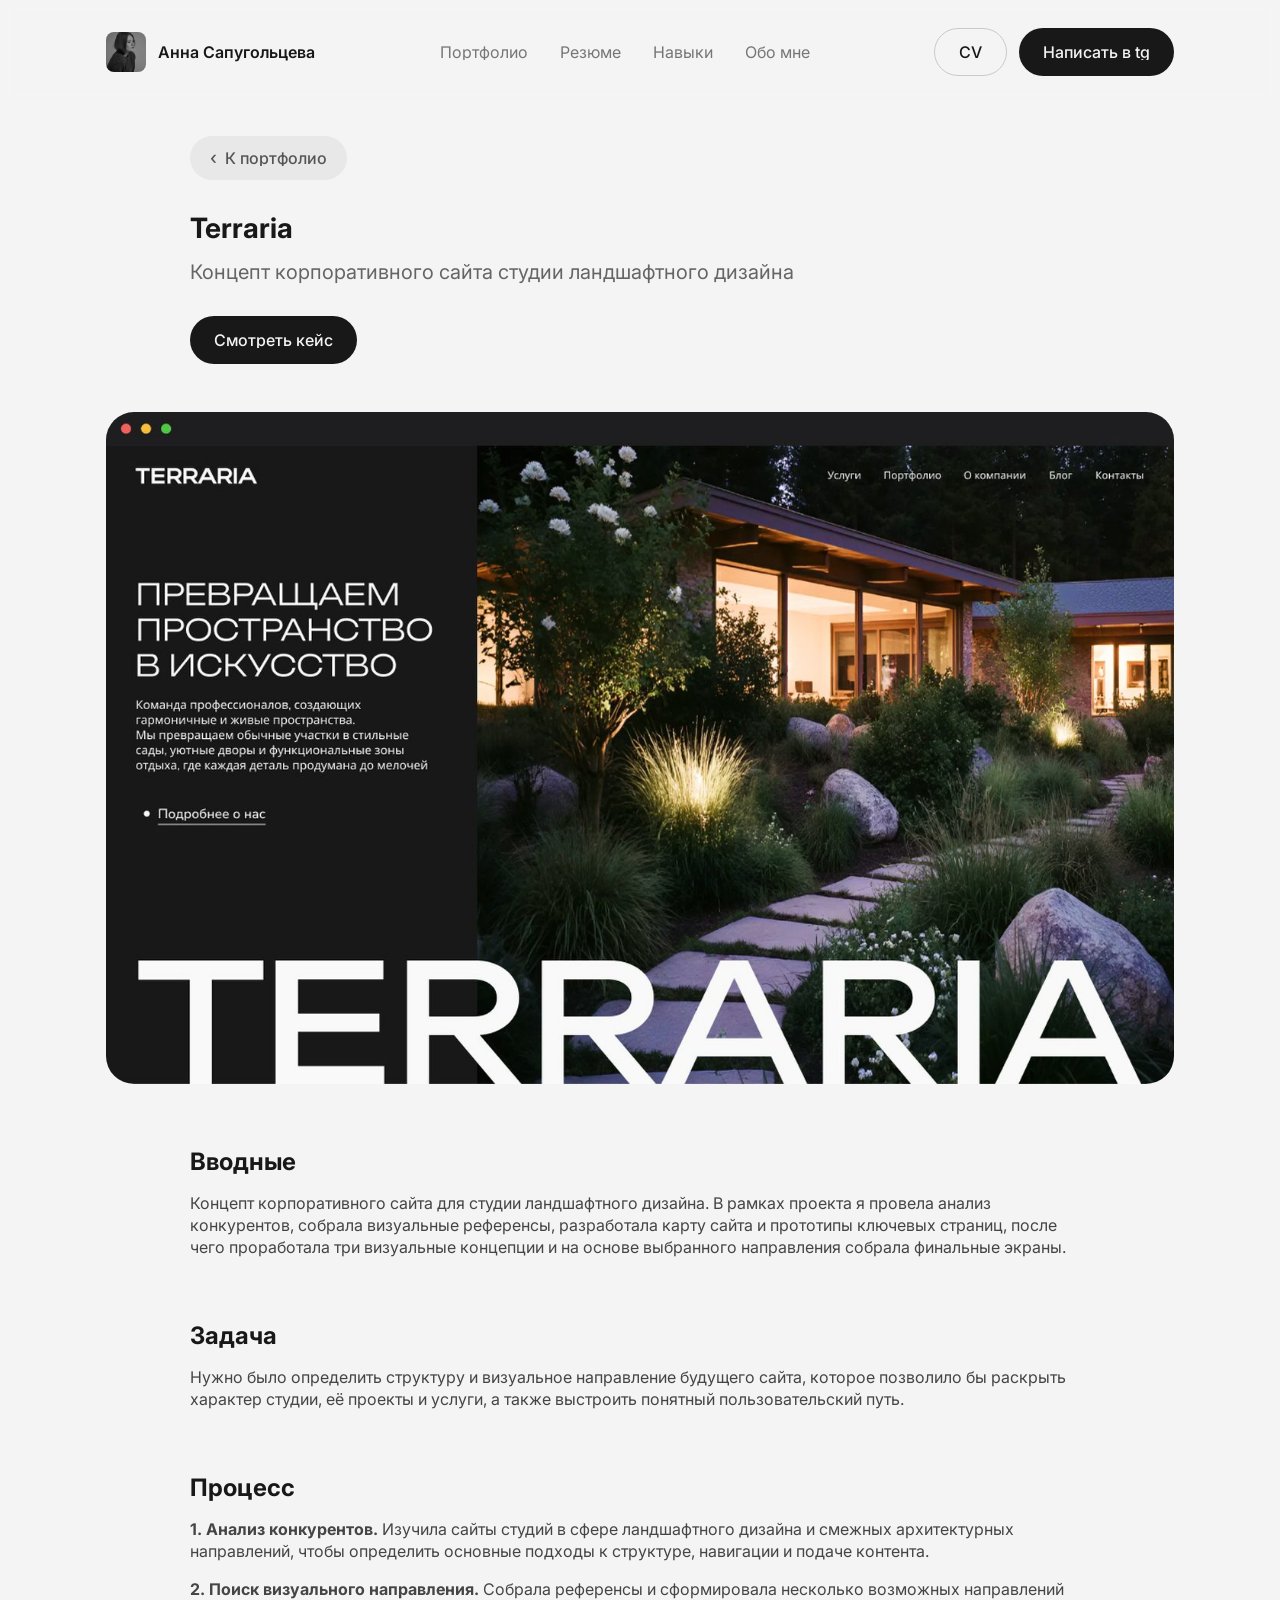
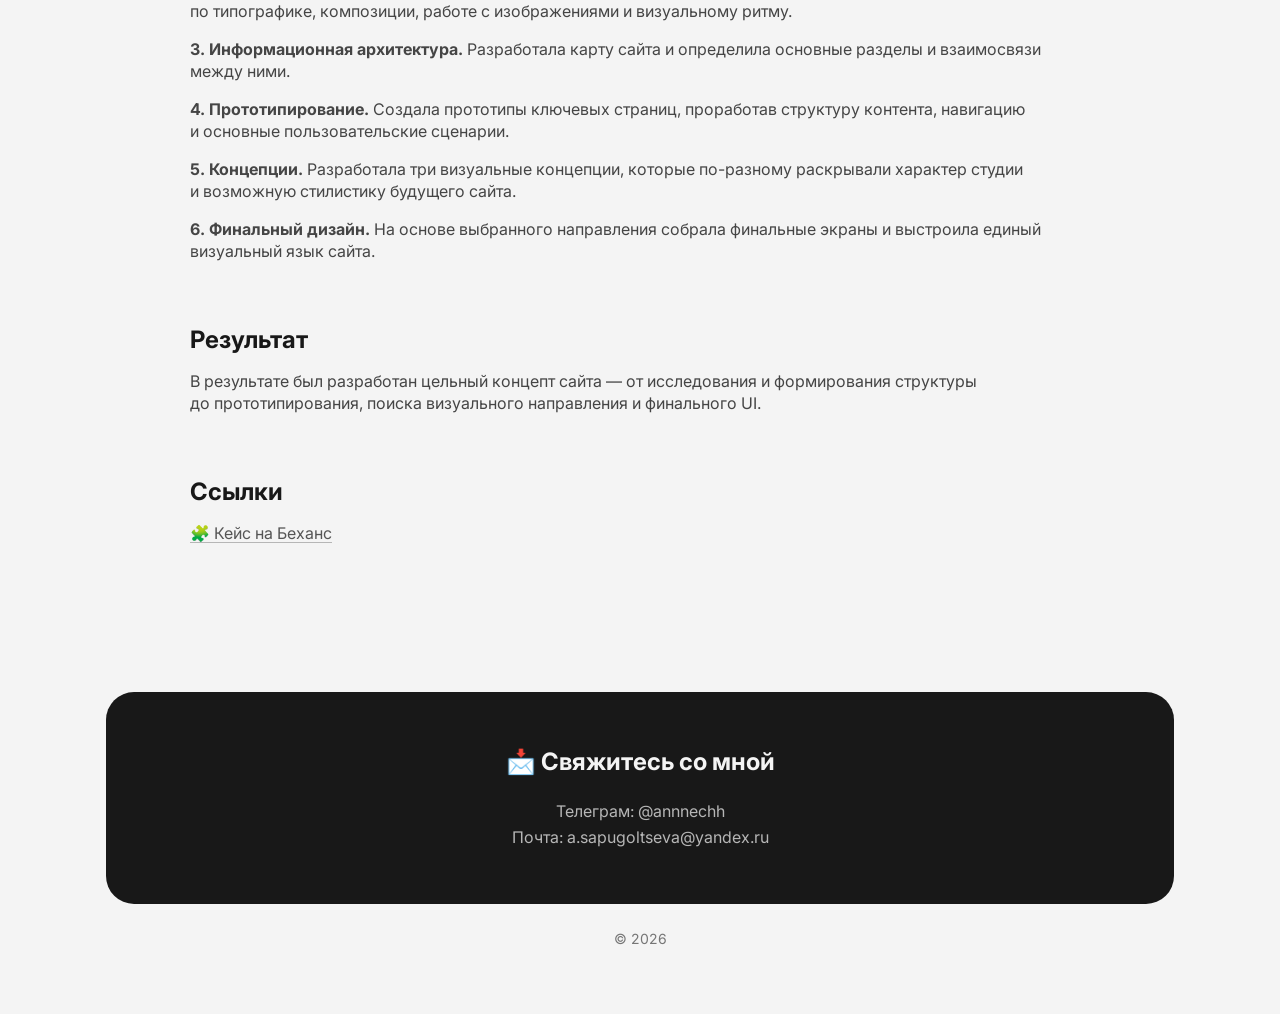
<file: projects/terraria.html>
<!DOCTYPE html>
<html lang="ru">
<head>
<meta charset="UTF-8">
<meta name="viewport" content="width=device-width, initial-scale=1.0">
<title>Terraria — Анна Сапугольцева</title>
<link rel="preconnect" href="https://fonts.googleapis.com">
<link rel="preconnect" href="https://fonts.gstatic.com" crossorigin>
<link href="https://fonts.googleapis.com/css2?family=Inter:wght@400;500;600;700&display=swap" rel="stylesheet">
<link rel="stylesheet" href="../css/tokens.css">
<link rel="stylesheet" href="../css/base.css">
<link rel="stylesheet" href="../css/components.css">
<link rel="stylesheet" href="../css/project.css">
</head>
<body>

<header class="header">
  <div class="container header__inner">
    <a href="../index.html" class="header__brand">
      <img class="header__avatar" src="../assets/images/portrait.jpg" alt="Анна Сапугольцева">
      <span class="header__name">Анна Сапугольцева</span>
    </a>

    <nav class="header__nav">
      <a href="../index.html#portfolio" class="nav-link">Портфолио</a>
      <a href="../index.html#experience" class="nav-link">Резюме</a>
      <a href="../index.html#skills" class="nav-link">Навыки</a>
      <a href="../index.html#about" class="nav-link">Обо мне</a>
    </nav>

    <div class="header__actions">
      <a href="../assets/files/Sapugoltseva-CV.pdf" target="_blank" rel="noopener" class="btn btn--outline">CV</a>
      <a href="https://t.me/annnechh" class="btn btn--primary" target="_blank">Написать в tg</a>
    </div>

    <button class="header__burger" data-burger-open aria-label="Открыть меню">
      <svg viewBox="0 0 24 24" fill="none" stroke="currentColor" stroke-width="2" stroke-linecap="round"><line x1="3" y1="6" x2="21" y2="6"/><line x1="3" y1="12" x2="21" y2="12"/><line x1="3" y1="18" x2="21" y2="18"/></svg>
    </button>
  </div>
</header>

<div class="mobile-menu" data-mobile-menu>
  <div class="mobile-menu__top">
    <button class="mobile-menu__close" data-burger-close aria-label="Закрыть меню">
      <svg viewBox="0 0 24 24" fill="none" stroke="currentColor" stroke-width="2" stroke-linecap="round"><line x1="5" y1="5" x2="19" y2="19"/><line x1="19" y1="5" x2="5" y2="19"/></svg>
    </button>
  </div>
  <nav class="mobile-menu__nav">
    <a href="../index.html#portfolio" class="nav-link">Портфолио</a>
    <a href="../index.html#experience" class="nav-link">Резюме</a>
    <a href="../index.html#skills" class="nav-link">Навыки</a>
    <a href="../index.html#about" class="nav-link">Обо мне</a>
  </nav>
  <div class="mobile-menu__actions">
    <a href="https://t.me/annnechh" class="btn btn--primary" target="_blank">Написать в tg</a>
    <a href="../assets/files/Sapugoltseva-CV.pdf" target="_blank" rel="noopener" class="btn btn--outline">CV</a>
  </div>
</div>

<main>
  <section class="section project-hero container">
    <div class="content-narrow">
      <a href="../index.html#portfolio" class="btn btn--back"><span class="btn__icon">&lsaquo;</span> К портфолио</a>

      <h1 class="project-hero__title">Terraria</h1>
      <p class="project-hero__desc">Концепт корпоративного сайта студии ландшафтного дизайна</p>
      <div class="project-hero__cta">
        <a href="https://www.behance.net/gallery/230896405/TERRARIA-landscape-design-studio-Website-Design" class="btn btn--primary" target="_blank" rel="noopener">Смотреть кейс</a>
      </div>
    </div>

    <div class="project-hero__media">
      <img src="../assets/images/proj-terraria-hero.jpg" alt="Превью проекта Terraria">
    </div>
  </section>

  <section class="project-content container">
    <div class="project-body content-narrow">
      <div class="project-block">
        <h2 class="project-block__title">Вводные</h2>
        <div class="project-block__text">
          <p>Концепт корпоративного сайта для студии ландшафтного дизайна. В рамках проекта я провела анализ конкурентов, собрала визуальные референсы, разработала карту сайта и прототипы ключевых страниц, после чего проработала три визуальные концепции и на основе выбранного направления собрала финальные экраны.</p>
        </div>
      </div>
      <div class="project-block">
        <h2 class="project-block__title">Задача</h2>
        <div class="project-block__text">
          <p>Нужно было определить структуру и визуальное направление будущего сайта, которое позволило бы раскрыть характер студии, её проекты и услуги, а также выстроить понятный пользовательский путь.</p>
        </div>
      </div>
      <div class="project-block">
        <h2 class="project-block__title">Процесс</h2>
        <div class="project-block__text">
          <p><strong>1. Анализ конкурентов.</strong> Изучила сайты студий в сфере ландшафтного дизайна и смежных архитектурных направлений, чтобы определить основные подходы к структуре, навигации и подаче контента.</p>
          <p><strong>2. Поиск визуального направления.</strong> Собрала референсы и сформировала несколько возможных направлений по типографике, композиции, работе с изображениями и визуальному ритму.</p>
          <p><strong>3. Информационная архитектура.</strong> Разработала карту сайта и определила основные разделы и взаимосвязи между ними.</p>
          <p><strong>4. Прототипирование.</strong> Создала прототипы ключевых страниц, проработав структуру контента, навигацию и основные пользовательские сценарии.</p>
          <p><strong>5. Концепции.</strong> Разработала три визуальные концепции, которые по-разному раскрывали характер студии и возможную стилистику будущего сайта.</p>
          <p><strong>6. Финальный дизайн.</strong> На основе выбранного направления собрала финальные экраны и выстроила единый визуальный язык сайта.</p>
        </div>
      </div>
      <div class="project-block">
        <h2 class="project-block__title">Результат</h2>
        <div class="project-block__text">
          <p>В результате был разработан цельный концепт сайта — от исследования и формирования структуры до прототипирования, поиска визуального направления и финального UI.</p>
        </div>
      </div>
      <div class="project-block">
        <h2 class="project-block__title">Ссылки</h2>
        <div class="project-links">
           <a href="https://www.behance.net/gallery/230896405/TERRARIA-landscape-design-studio-Website-Design" target="_blank" rel="noopener">🧩 Кейс на Беханс</a>
        </div>
      </div>

    </div>
  </section>
</main>

<footer class="site-footer container">
  <div class="footer-card">
    <h2 class="footer-card__title">📩 Свяжитесь со мной</h2>
    <p class="footer-card__row">Телеграм: <a href="https://t.me/annnechh" target="_blank">@annnechh</a></p>
    <p class="footer-card__row">Почта: <a href="mailto:a.sapugoltseva@yandex.ru">a.sapugoltseva@yandex.ru</a></p>
  </div>
  <p class="site-footer__copy">© 2026</p>
</footer>

<button class="scroll-top" data-scroll-top aria-label="Наверх">
  <svg viewBox="0 0 24 24" fill="none" stroke="white" stroke-width="2" stroke-linecap="round" stroke-linejoin="round"><polyline points="6 15 12 9 18 15"/></svg>
</button>

<script src="../js/main.js"></script>
</body>
</html>
</file>
<file: css/tokens.css>
/* ==========================================================================
   DESIGN TOKENS
   Источник: дизайн-система (Colors, Spacing scale, Typography 1440/375)
   ========================================================================== */

:root {
  /* ---- Grayscale ---- */
  --gray-1: #F4F4F4;
  --gray-2: #E8E8E8;
  --gray-3: #DCDCDC;
  --gray-4: #C9C9C9;
  --gray-5: #B6B6B6;
  --gray-6: #A6A6A6;
  --gray-7: #969696;
  --gray-8: #868686;
  --gray-9: #767676;
  --gray-10: #656565;
  --gray-11: #555555;
  --gray-12: #454545;
  --gray-13: #353535;
  --gray-14: #252525;
  --gray-15: #1F1F1F;
  --gray-16: #181818;

  /* ---- Primary (accent) scale ---- */
  --primary-1: #FCF5EE;
  --primary-2: #F7E7D3;
  --primary-3: #F3D8B9;
  --primary-4: #EECA9E;
  --primary-5: #EABB84;
  --primary-6: #E5AC69;
  --primary-7: #E19E4F;
  --primary-8: #DC8F34; /* фирменный цвет */
  --primary-9: #CD8023;
  --primary-10: #B36F1F;

  --color-error: #892929;

  /* ---- Semantic aliases ---- */
  --color-bg: var(--gray-1);
  --color-surface: var(--gray-2);
  --color-surface-strong: var(--gray-16);
  --color-text: var(--gray-16);
  --color-text-muted: var(--gray-9);
  --color-text-subtle: var(--gray-10);
  --color-border: var(--gray-3);
  --color-on-dark: var(--gray-1);

  /* ---- Spacing scale ---- */
  --space-0: 0px;
  --space-1: 1px;
  --space-2: 2px;
  --space-4: 4px;
  --space-6: 6px;
  --space-8: 8px;
  --space-12: 12px;
  --space-16: 16px;
  --space-20: 20px;
  --space-24: 24px;
  --space-28: 28px;
  --space-32: 32px;
  --space-36: 36px;
  --space-40: 40px;
  --space-44: 44px;
  --space-48: 48px;
  --space-52: 52px;
  --space-56: 56px;
  --space-60: 60px;
  --space-64: 64px;
  --space-80: 80px;
  --space-96: 96px;
  --space-128: 128px;

  /* ---- Radii (уточнено с клиентом) ---- */
  --radius-avatar: 8px;      /* фото в хедере, оба разрешения */
  --radius-card: 28px;       /* карточки/фото — desktop */
  --radius-pill: 999px;      /* кнопки-пилюли, теги */
  /* Радиус картинки ВНУТРИ карточки портфолио: 8px на 1440,
     дальше пропорционально масштабируется вместе с экраном (не ступенчато) */
  --radius-card-image: clamp(4px, 0.556vw, 8px);

  /* ---- Card padding (уточнено с клиентом) ---- */
  --card-padding: 36px;      /* desktop */

  /* ---- Grid / container ---- */
  --container-max: 1440px;
  --content-max: 1200px;     /* 1440 - 120*2, узкая колонка контента */
  --content-narrow: 900px;   /* уже: опыт работы, текстовые блоки проекта */
  --container-pad: clamp(20px, 8.3vw, 120px);
  --grid-gutter: 24px;

  /* ---- Section rhythm ----
     Расстояние МЕЖДУ блоками (не паддинг внутри блока):
     375px → 80px, 1440px → 160px, линейная интерполяция между ними,
     дальше растёт вместе с экраном, но не больше 180px. */
  --section-gap: clamp(80px, calc(51.8px + 7.51vw), 180px);

  /* ---- Typography: font families ---- */
  /* В дизайн-системе типографика задана только размерами/лидингом,
     без указания гарнитуры. Визуально ближе всего гротеск типа Inter —
     принято как рабочее решение, при необходимости легко заменить. */
  --font-family: 'Inter', -apple-system, BlinkMacSystemFont, 'Segoe UI', sans-serif;

  /* ---- Typography scale: 1440 ---- */
  --fs-hero: 36px;   --lh-hero: 42px;
  --fs-h2: 28px;     --lh-h2: 32px;
  --fs-h3: 24px;     --lh-h3: 28px;
  --fs-body-l: 20px; --lh-body-l: 24px;
  --fs-body-m: 16px; --lh-body-m: 22px;
  --fs-body-s: 14px; --lh-body-s: 20px;
  --fs-button: 16px; --lh-button: 20px;
  --fs-caption-s: 14px; --lh-caption-s: 16px;
  --fs-nav: 16px;    --lh-nav: 22px;

  /* ---- Motion ---- */
  --ease-swap: cubic-bezier(0.65, 0, 0.35, 1);
  --dur-swap: 400ms;
  --header-h: 96px; /* фолбэк, уточняется в JS по реальной высоте */
}

/* ---- Typography scale: 375 (mobile) ---- */
@media (max-width: 767px) {
  :root {
    --fs-hero: 26px;   --lh-hero: 30px;
    --fs-h2: 24px;     --lh-h2: 28px;
    --fs-h3: 20px;     --lh-h3: 24px;
    --fs-body-l: 16px; --lh-body-l: 22px;
    --fs-body-m: 14px; --lh-body-m: 20px;
    --fs-body-s: 12px; --lh-body-s: 16px;
    --fs-button: 14px; --lh-button: 18px;
    --fs-caption-s: 12px; --lh-caption-s: 16px;
    --fs-nav: 14px;    --lh-nav: 20px;

    --radius-card: 16px;   /* уточнено с клиентом */
    --card-padding: 18px;  /* уточнено с клиентом */
  }
}
</file>
<file: css/base.css>
/* ==========================================================================
   BASE / RESET
   ========================================================================== */

*, *::before, *::after {
  box-sizing: border-box;
}

html {
  -webkit-text-size-adjust: 100%;
  overflow-x: hidden;
  scroll-behavior: smooth;
}

@media (prefers-reduced-motion: reduce) {
  html {
    scroll-behavior: auto;
  }
}

body {
  margin: 0;
  overflow-x: hidden;
  padding-top: var(--header-h); /* компенсация фиксированного header */
  background: var(--color-bg);
  color: var(--color-text);
  font-family: var(--font-family);
  font-size: var(--fs-body-m);
  line-height: var(--lh-body-m);
  -webkit-font-smoothing: antialiased;
  text-rendering: optimizeLegibility;
}

main section[id] {
  scroll-margin-top: var(--header-h);
}

img {
  display: block;
  max-width: 100%;
  height: auto;
}

a {
  color: inherit;
  text-decoration: none;
}

button {
  font: inherit;
  color: inherit;
  background: none;
  border: none;
  cursor: pointer;
}

ul {
  margin: 0;
  padding: 0;
  list-style: none;
}

h1, h2, h3, p {
  margin: 0;
}

/* Visible keyboard focus (accessibility floor) */
a:focus-visible,
button:focus-visible {
  outline: 2px solid var(--primary-8);
  outline-offset: 2px;
  border-radius: 4px;
}

@media (prefers-reduced-motion: reduce) {
  * {
    animation-duration: 0.001ms !important;
    animation-iteration-count: 1 !important;
    transition-duration: 0.001ms !important;
  }
}

/* ---- Layout helpers ---- */
.container {
  width: 100%;
  max-width: var(--container-max);
  margin-inline: auto;
  padding-inline: var(--container-pad);
}

/* Секции не несут собственных вертикальных паддингов — блок ровно
   такой высоты, как его контент. Расстояние между блоками задаётся
   отдельной переменной --section-gap (см. tokens.css) через margin-top. */
.section {
  margin-top: var(--section-gap);
}

.section--hero {
  margin-top: 0;
  padding-top: var(--space-64);
}

.section-label {
  color: var(--color-text-muted);
  font-size: var(--fs-body-l);
  line-height: var(--lh-body-l);
  text-align: center;
  margin-bottom: var(--space-48);
}

.visually-hidden {
  position: absolute;
  width: 1px;
  height: 1px;
  overflow: hidden;
  clip: rect(0 0 0 0);
  white-space: nowrap;
}

/* Узкая контентная колонка (900) — центрирована внутри общего container (1200) */
.content-narrow {
  width: 100%;
  max-width: var(--content-narrow);
  margin-inline: auto;
}
</file>
<file: css/components.css>
/* ==========================================================================
   COMPONENTS
   ========================================================================== */

/* ---------- Buttons ---------- */
.btn {
  display: inline-flex;
  align-items: center;
  justify-content: center;
  gap: var(--space-8);
  height: 48px;
  padding-inline: var(--space-24);
  border-radius: var(--radius-pill);
  font-size: var(--fs-button);
  line-height: var(--lh-button);
  font-weight: 500;
  white-space: nowrap;
  transition: background-color .15s ease, color .15s ease, border-color .15s ease;
}

.btn--primary {
  background: var(--gray-16);
  color: var(--gray-1);
}

.btn--outline {
  background: transparent;
  color: var(--gray-16);
  border: 1px solid var(--gray-4);
}

.btn--back {
  background: var(--gray-2);
  color: var(--gray-11);
  padding-inline: var(--space-20);
  height: 44px;
}
.btn--back .btn__icon {
  font-size: 1.1em;
  line-height: 1;
}

@media (hover: hover) and (pointer: fine) {
  .btn--primary:hover { background: var(--gray-11); }
  .btn--outline:hover { background: var(--gray-2); }
  .btn--back:hover { background: var(--gray-6); color: var(--gray-16); }
}

@media (max-width: 767px) {
  .btn {
    height: 44px;
    padding-inline: var(--space-20);
  }
}

/* ---------- Nav link ---------- */
.nav-link {
  display: inline-flex;
  align-items: center;
  font-size: var(--fs-nav);
  line-height: var(--lh-nav);
  color: var(--gray-9);
  font-weight: 400;
  transition: color .15s ease;
}
.nav-link.is-active {
  color: var(--gray-16);
  font-weight: 600;
}
@media (hover: hover) and (pointer: fine) {
  .nav-link:hover {
    color: var(--gray-16);
    font-weight: 600;
  }
}

/* ---------- Text swap (вертикальная смена текста при hover) ----------
   Единая механика для .btn и .nav-link. Разметку создаёт JS (main.js) —
   оборачивает текстовый узел в трек с двумя одинаковыми строками. */
.text-swap {
  display: inline-block;
  overflow: hidden;
  height: 1em;
  line-height: 1;
  vertical-align: top;
}
.text-swap__track {
  display: flex;
  flex-direction: column;
  transition: transform var(--dur-swap) var(--ease-swap);
}
.text-swap__line {
  display: block;
  height: 1em;
  line-height: 1;
  white-space: nowrap;
}
@media (hover: hover) and (pointer: fine) {
  .btn:hover .text-swap__track,
  .nav-link:hover .text-swap__track {
    transform: translateY(-1em);
  }
}

/* ---------- Badge / pill tag ---------- */
.badge {
  display: inline-flex;
  align-items: center;
  padding: var(--space-8) var(--space-16);
  border-radius: var(--radius-pill);
  background: var(--gray-2);
  color: var(--gray-11);
  font-size: var(--fs-caption-s);
  line-height: var(--lh-caption-s);
}

/* Внутри карточек портфолио фон карточки уже gray-2 —
   бейджи должны быть светлее, чтобы выделяться (как в макете) */
.project-card__tags .badge {
  background: var(--gray-1);
}

/* ---------- Header ---------- */
.header {
  position: fixed;
  top: 0;
  left: 0;
  right: 0;
  z-index: 80;
  background: rgba(244, 244, 244, 0.10);
  backdrop-filter: blur(7px);
  -webkit-backdrop-filter: blur(7px);
  padding-block: var(--space-28);
  transform: translateY(0);
  transition: transform 380ms var(--ease-swap);
}
.header.is-hidden {
  transform: translateY(-100%);
}

.header__inner {
  display: flex;
  align-items: center;
  justify-content: space-between;
  gap: var(--space-24);
}

.header__brand {
  display: flex;
  align-items: center;
  gap: var(--space-12);
}

.header__avatar {
  width: 40px;
  height: 40px;
  border-radius: var(--radius-avatar);
  object-fit: cover;
  flex-shrink: 0;
}

.header__name {
  font-size: var(--fs-body-m);
  font-weight: 600;
  color: var(--gray-16);
}

.header__nav {
  display: flex;
  align-items: center;
  gap: var(--space-32);
}

.header__actions {
  display: flex;
  align-items: center;
  gap: var(--space-12);
}

.header__burger {
  display: none;
  width: 40px;
  height: 40px;
  align-items: center;
  justify-content: center;
  flex-shrink: 0;
}
.header__burger svg { width: 22px; height: 22px; }

@media (max-width: 1179px) {
  .header__nav,
  .header__actions {
    display: none;
  }
  .header__burger {
    display: inline-flex;
  }
}

/* ---------- Mobile menu overlay ---------- */
.mobile-menu {
  position: fixed;
  inset: 0;
  z-index: 100;
  background: var(--gray-1);
  padding: var(--space-24) var(--container-pad);
  display: flex;
  flex-direction: column;
  transform: translateX(100%);
  transition: transform .25s ease;
}
.mobile-menu.is-open {
  transform: translateX(0);
}
.mobile-menu__top {
  display: flex;
  justify-content: flex-end;
}
.mobile-menu__close {
  width: 40px;
  height: 40px;
  display: inline-flex;
  align-items: center;
  justify-content: center;
}
.mobile-menu__close svg { width: 22px; height: 22px; }

.mobile-menu__nav {
  display: flex;
  flex-direction: column;
  gap: var(--space-24);
  margin-top: var(--space-40);
}
.mobile-menu__nav .nav-link {
  font-size: var(--fs-body-l);
}

.mobile-menu__actions {
  margin-top: auto;
  display: flex;
  flex-direction: column;
  gap: var(--space-12);
  padding-bottom: var(--space-24);
}
.mobile-menu__actions .btn {
  width: 100%;
}

/* ---------- Surface card (generic rounded gray block) ---------- */
.surface-card {
  background: var(--gray-2);
  border-radius: var(--radius-card);
  padding: var(--card-padding);
}

/* ---------- Media (rounded image) ---------- */
.media {
  border-radius: var(--radius-card);
  overflow: hidden;
}
.media img {
  width: 100%;
  height: 100%;
  object-fit: cover;
}

/* ---------- Footer ---------- */
.site-footer {
  margin-top: var(--section-gap);
  padding-bottom: var(--space-64);
}

.footer-card {
  background: var(--gray-16);
  color: var(--gray-1);
  border-radius: var(--radius-card);
  padding: var(--space-56) var(--card-padding);
  text-align: center;
}
.footer-card__title {
  font-size: var(--fs-h3);
  line-height: var(--lh-h3);
  font-weight: 700;
  margin-bottom: var(--space-24);
}
.footer-card__row {
  font-size: var(--fs-body-m);
  line-height: var(--lh-body-m);
  color: var(--gray-5);
}
.footer-card__row + .footer-card__row {
  margin-top: var(--space-4);
}

.site-footer__copy {
  text-align: center;
  color: var(--gray-9);
  font-size: var(--fs-body-s);
  margin-top: var(--space-24);
}

/* ---------- Scroll-to-top (только десктоп) ---------- */
.scroll-top {
  position: fixed;
  right: 32px;
  bottom: 40px;
  width: 44px;
  height: 44px;
  border-radius: 50%;
  display: flex;
  align-items: center;
  justify-content: center;
  background: var(--gray-16);
  opacity: 0;
  visibility: hidden;
  transform: translateY(8px);
  transition: opacity .2s ease, transform .2s ease, visibility .2s;
  z-index: 50;
}
.scroll-top.is-visible {
  opacity: 1;
  visibility: visible;
  transform: translateY(0);
}
@media (hover: hover) and (pointer: fine) {
  .scroll-top:hover {
    background: var(--gray-13);
  }
}
.scroll-top svg {
  width: 16px;
  height: 16px;
}

@media (max-width: 1179px) {
  .scroll-top {
    display: none;
  }
}
</file>
<file: css/home.css>
/* ==========================================================================
   HOME PAGE SECTIONS
   ========================================================================== */

/* ---------- Hero ---------- */
.hero {
  display: grid;
  grid-template-columns: 1fr 1fr;
  gap: var(--space-96);
  align-items: stretch;
}

.hero__col {
  display: flex;
  flex-direction: column;
  justify-content: space-between;
}

.hero__badges {
  display: flex;
  flex-direction: column;
  align-items: flex-start;
  gap: var(--space-8);
}

.hero__body {
  margin-top: var(--space-64);
}

.hero__eyebrow {
  color: var(--gray-9);
  font-size: var(--fs-body-l);
  line-height: var(--lh-body-l);
  margin-bottom: var(--space-16);
}

.hero__title {
  font-size: var(--fs-hero);
  line-height: var(--lh-hero);
  font-weight: 700;
  color: var(--gray-16);
}

.hero__subtitle {
  margin-top: var(--space-16);
  font-size: var(--fs-body-m);
  line-height: var(--lh-body-m);
  color: var(--gray-11);
  max-width: 34ch;
}

.hero__actions {
  display: flex;
  gap: var(--space-12);
  margin-top: var(--space-32);
}

.hero__image {
  border-radius: var(--radius-card);
  overflow: hidden;
  aspect-ratio: 0.878 / 1;
}
.hero__image img {
  width: 100%;
  height: 100%;
  object-fit: cover;
}

@media (max-width: 767px) {
  .hero {
    grid-template-columns: 1fr;
    gap: var(--space-32);
  }
  .hero__image {
    aspect-ratio: 1 / 1;
  }
  .hero__badges {
    display: none; /* уточнено с клиентом: на мобиле бейджи скрыты */
  }
  .hero__body {
    margin-top: 0;
  }
  .hero__actions {
    flex-direction: column;
  }
  .hero__actions .btn {
    width: 100%;
  }
}

/* ---------- Portfolio grid ---------- */
.portfolio-grid {
  display: grid;
  grid-template-columns: repeat(2, 1fr);
  gap: var(--grid-gutter);
}

.project-card {
  background: var(--gray-2);
  border-radius: var(--radius-card);
  padding: var(--card-padding);
  display: flex;
  flex-direction: column;
  text-align: center;
}

.project-card__content {
  margin-bottom: var(--space-24);
}

.project-card__tags {
  display: flex;
  flex-wrap: wrap;
  justify-content: center;
  gap: var(--space-8);
  margin-bottom: var(--space-24);
}

.project-card__title {
  font-size: var(--fs-h3);
  line-height: var(--lh-h3);
  font-weight: 700;
  color: var(--gray-16);
}

.project-card__desc {
  margin-top: var(--space-8);
  font-size: var(--fs-body-m);
  line-height: var(--lh-body-m);
  color: var(--gray-10);
}

.project-card__link {
  margin-top: var(--space-4);
  font-size: var(--fs-body-m);
  line-height: var(--lh-body-m);
  color: var(--gray-9);
}

.project-card__media {
  margin-top: auto;
  border-radius: var(--radius-card-image);
  overflow: hidden;
  aspect-ratio: 1548 / 975;
}
.project-card__media img {
  width: 100%;
  height: 100%;
  object-fit: cover;
}

/* На мобиле часть карточек намеренно показывает только 2 тега —
   сохранено согласно референсу (осознанное решение в макете) */
.project-card__tags[data-mobile-limit] .tag--extra {
  display: inline-flex;
}
@media (max-width: 767px) {
  .portfolio-grid {
    grid-template-columns: 1fr;
  }
  .project-card__tags[data-mobile-limit] .tag--extra {
    display: none;
  }
}

/* ---------- Experience ---------- */
.experience-list {
  display: flex;
  flex-direction: column;
  gap: var(--space-64);
  max-width: var(--content-narrow);
  margin-inline: auto;
}

.experience-item__title {
  font-size: var(--fs-h2);
  line-height: var(--lh-h2);
  font-weight: 700;
  color: var(--gray-16);
}

.experience-item__meta {
  display: flex;
  align-items: center;
  gap: var(--space-16);
  margin-top: var(--space-16);
}

.experience-item__company {
  display: inline-flex;
  padding: var(--space-8) var(--space-16);
  border-radius: var(--radius-pill);
  background: var(--gray-2);
  color: var(--gray-11);
  font-size: var(--fs-body-s);
}

.experience-item__dates {
  color: var(--gray-8);
  font-size: var(--fs-body-s);
}

.experience-item__body {
  margin-top: var(--space-24);
  display: flex;
  flex-direction: column;
  gap: var(--space-16);
}
.experience-item__body p {
  font-size: var(--fs-body-m);
  line-height: var(--lh-body-m);
  color: var(--gray-12);
  max-width: 78ch;
}

/* ---------- Skills ---------- */
.skills-grid {
  display: grid;
  grid-template-columns: repeat(2, 1fr);
  gap: var(--grid-gutter);
}

.skills-card__title {
  display: flex;
  align-items: center;
  gap: var(--space-8);
  font-size: var(--fs-h3);
  line-height: var(--lh-h3);
  font-weight: 700;
  color: var(--gray-16);
}

.skills-card__list {
  margin-top: var(--space-24);
  display: flex;
  flex-direction: column;
  gap: var(--space-12);
}
.skills-card__list li {
  position: relative;
  padding-left: var(--space-16);
  font-size: var(--fs-body-m);
  line-height: var(--lh-body-m);
  color: var(--gray-12);
}
.skills-card__list li::before {
  content: "";
  position: absolute;
  left: 0;
  top: 0.65em;
  width: 4px;
  height: 4px;
  border-radius: 50%;
  background: var(--gray-9);
}

@media (max-width: 767px) {
  .skills-grid {
    grid-template-columns: 1fr;
    gap: var(--space-40);
  }
  /* На мобиле карточка навыков теряет фон/паддинг —
     контент идёт во всю ширину контентной области, как остальные блоки */
  .skills-grid .surface-card {
    background: transparent;
    padding: 0;
    border-radius: 0;
  }
}

/* ---------- About ---------- */
.about-grid {
  display: grid;
  grid-template-columns: repeat(4, 1fr);
  gap: var(--grid-gutter);
}

.about-grid__text {
  grid-column: span 2;
}

.about-grid__text .surface-card {
  height: 100%;
  display: flex;
  flex-direction: column;
  justify-content: center;
}

.about-grid__title {
  display: flex;
  align-items: center;
  gap: var(--space-8);
  font-size: var(--fs-h3);
  line-height: var(--lh-h3);
  font-weight: 700;
  color: var(--gray-16);
}

.about-grid__desc {
  margin-top: var(--space-16);
  font-size: var(--fs-body-m);
  line-height: var(--lh-body-m);
  color: var(--gray-11);
}

.about-grid .media {
  aspect-ratio: 1 / 1;
}

.about-grid .media--hidden-mobile {
  /* уточнено с клиентом: на мобиле остаются только 4 фото */
}

@media (max-width: 767px) {
  .about-grid {
    grid-template-columns: repeat(2, 1fr);
  }
  .about-grid__text {
    grid-column: span 2;
  }
  .about-grid .media--hidden-mobile {
    display: none;
  }
  /* Порядок на мобиле по референсу: sunset, forest, camera, volleyball */
  .media--sunset { order: 1; }
  .media--forest { order: 2; }
  .media--camera { order: 3; }
  .media--volleyball { order: 4; }
}
</file>
<file: css/project.css>
/* ==========================================================================
   PROJECT DETAIL PAGE
   ========================================================================== */

.project-hero {
  margin-top: 0;
  padding-top: var(--space-32);
  padding-bottom: 0;
}

.project-hero__title {
  margin-top: var(--space-32);
  font-size: var(--fs-h2);
  line-height: var(--lh-h2);
  font-weight: 700;
  color: var(--gray-16);
}

.project-hero__desc {
  margin-top: var(--space-16);
  font-size: var(--fs-body-l);
  line-height: var(--lh-body-l);
  color: var(--gray-10);
}

.project-hero__cta {
  margin-top: var(--space-32);
}

.project-hero__media {
  margin-top: var(--space-48);
  border-radius: var(--radius-card);
  overflow: hidden;
  aspect-ratio: 1548 / 975;
}
.project-hero__media img {
  width: 100%;
  height: 100%;
  object-fit: cover;
}

/* Второй блок страницы (текстовые секции) — раньше использовал общий
   .section с крупным section-gap; теперь отступ от блока с картинкой
   до текстовых блоков равен тому же расстоянию, что и между
   текстовыми блоками между собой (space-64). */
.project-content {
  margin-top: var(--space-64);
}

.project-body {
  display: flex;
  flex-direction: column;
  gap: var(--space-64);
}

.project-block__title {
  font-size: var(--fs-h3);
  line-height: var(--lh-h3);
  font-weight: 700;
  color: var(--gray-16);
}

.project-block__text {
  margin-top: var(--space-16);
  font-size: var(--fs-body-m);
  line-height: var(--lh-body-m);
  color: var(--gray-12);
  display: flex;
  flex-direction: column;
  gap: var(--space-16);
}

.project-block__list {
  display: flex;
  flex-direction: column;
  gap: var(--space-8);
  margin: 0;
  padding: 0;
  list-style: none;
}
.project-block__list li {
  position: relative;
  padding-left: var(--space-16);
}
.project-block__list li::before {
  content: "";
  position: absolute;
  left: 0;
  top: 0.65em;
  width: 4px;
  height: 4px;
  border-radius: 50%;
  background: var(--gray-9);
}

.project-links {
  margin-top: var(--space-16);
  display: flex;
  flex-direction: column;
  gap: var(--space-8);
}
.project-links a {
  font-size: var(--fs-body-m);
  color: var(--gray-11);
  text-decoration: underline;
  text-decoration-color: var(--gray-5);
  text-underline-offset: 3px;
  width: fit-content;
}
@media (hover: hover) and (pointer: fine) {
  .project-links a:hover {
    color: var(--gray-16);
  }
}

@media (max-width: 767px) {
  .project-hero__title,
  .project-hero__desc {
    max-width: none;
  }
}
</file>
